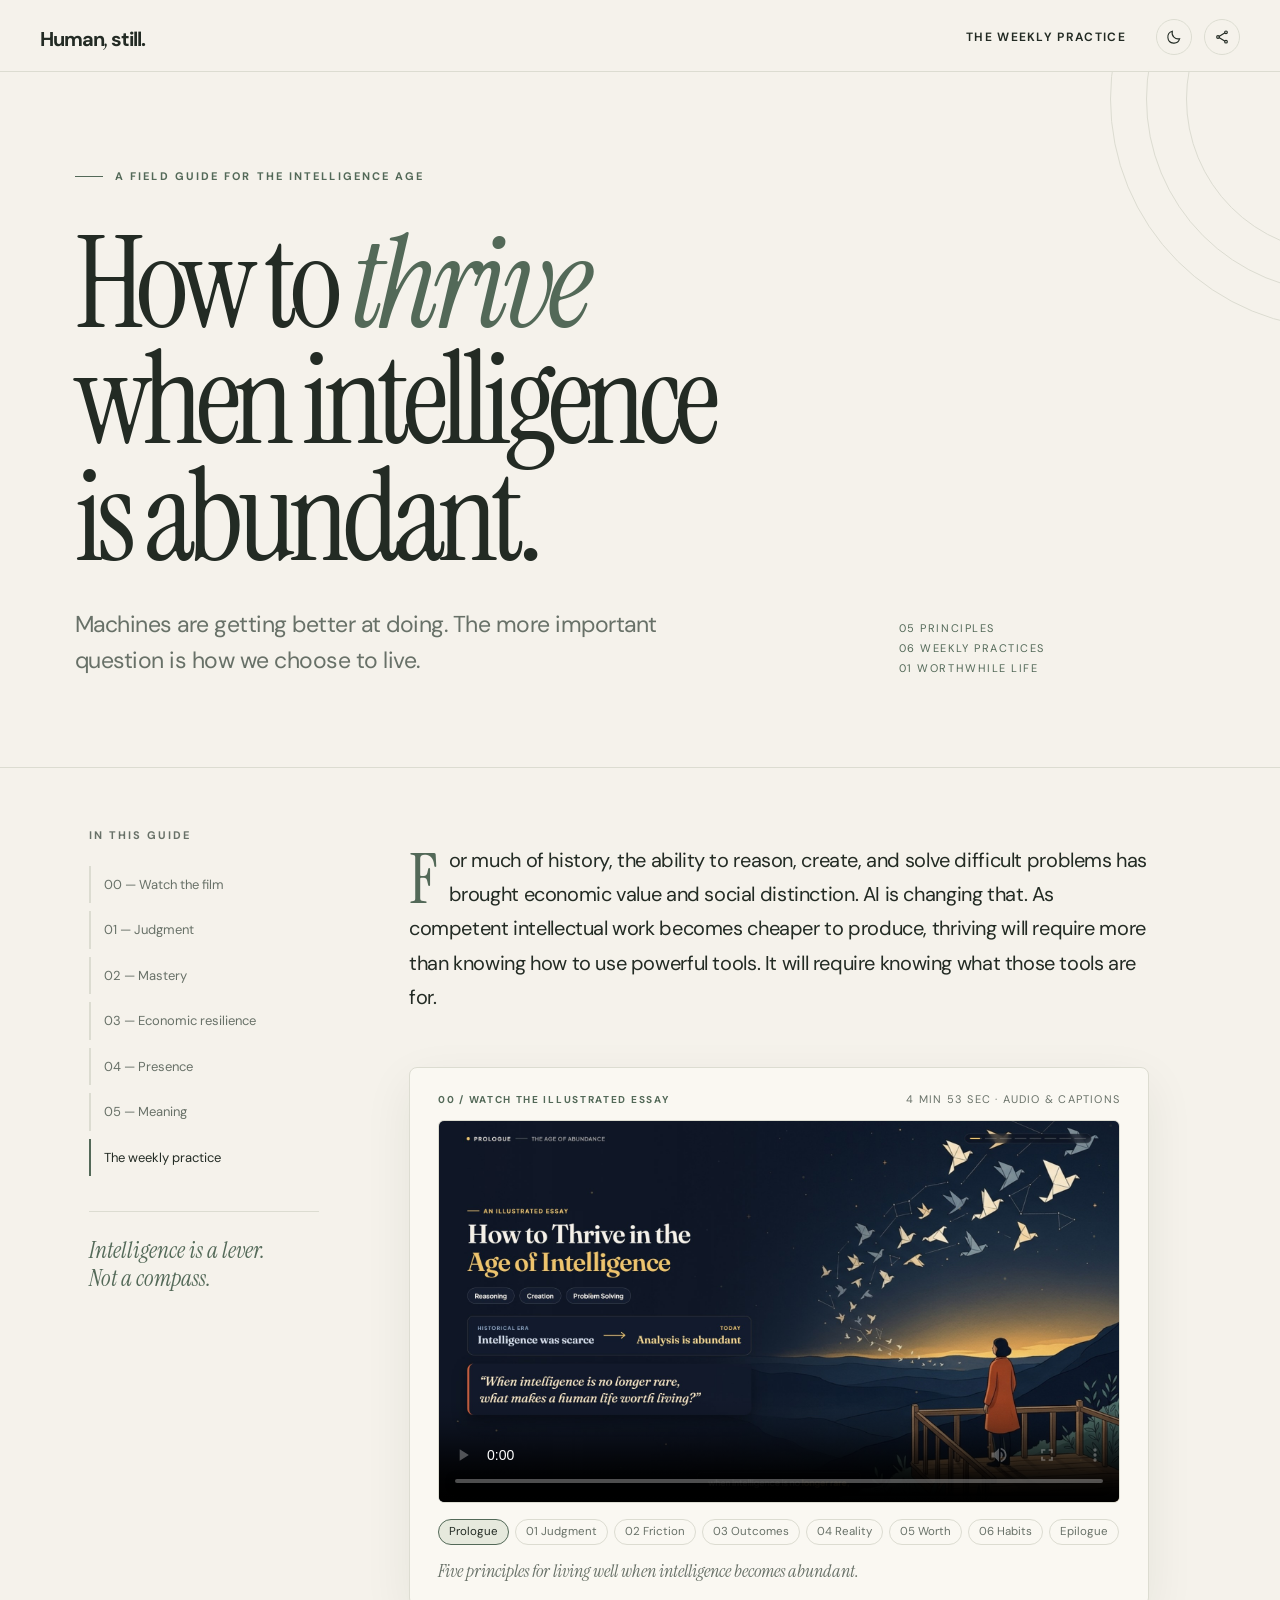
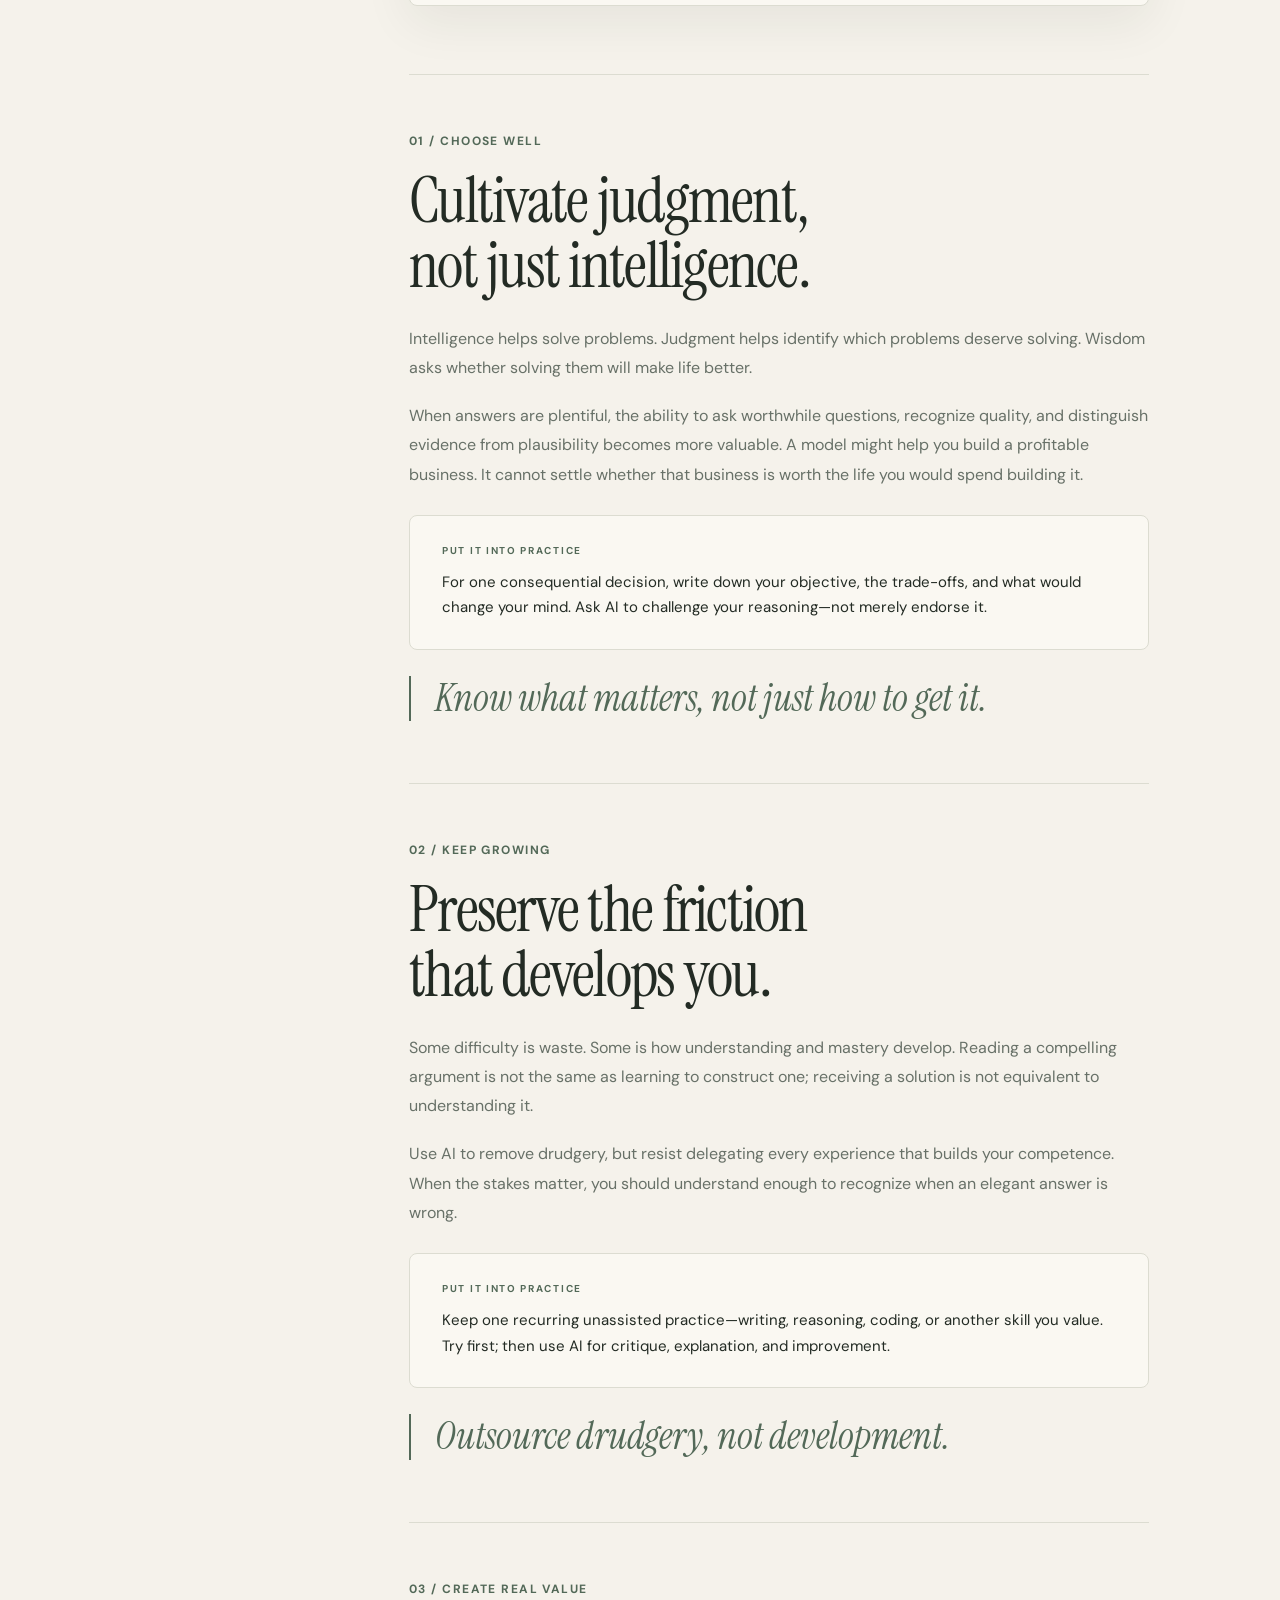
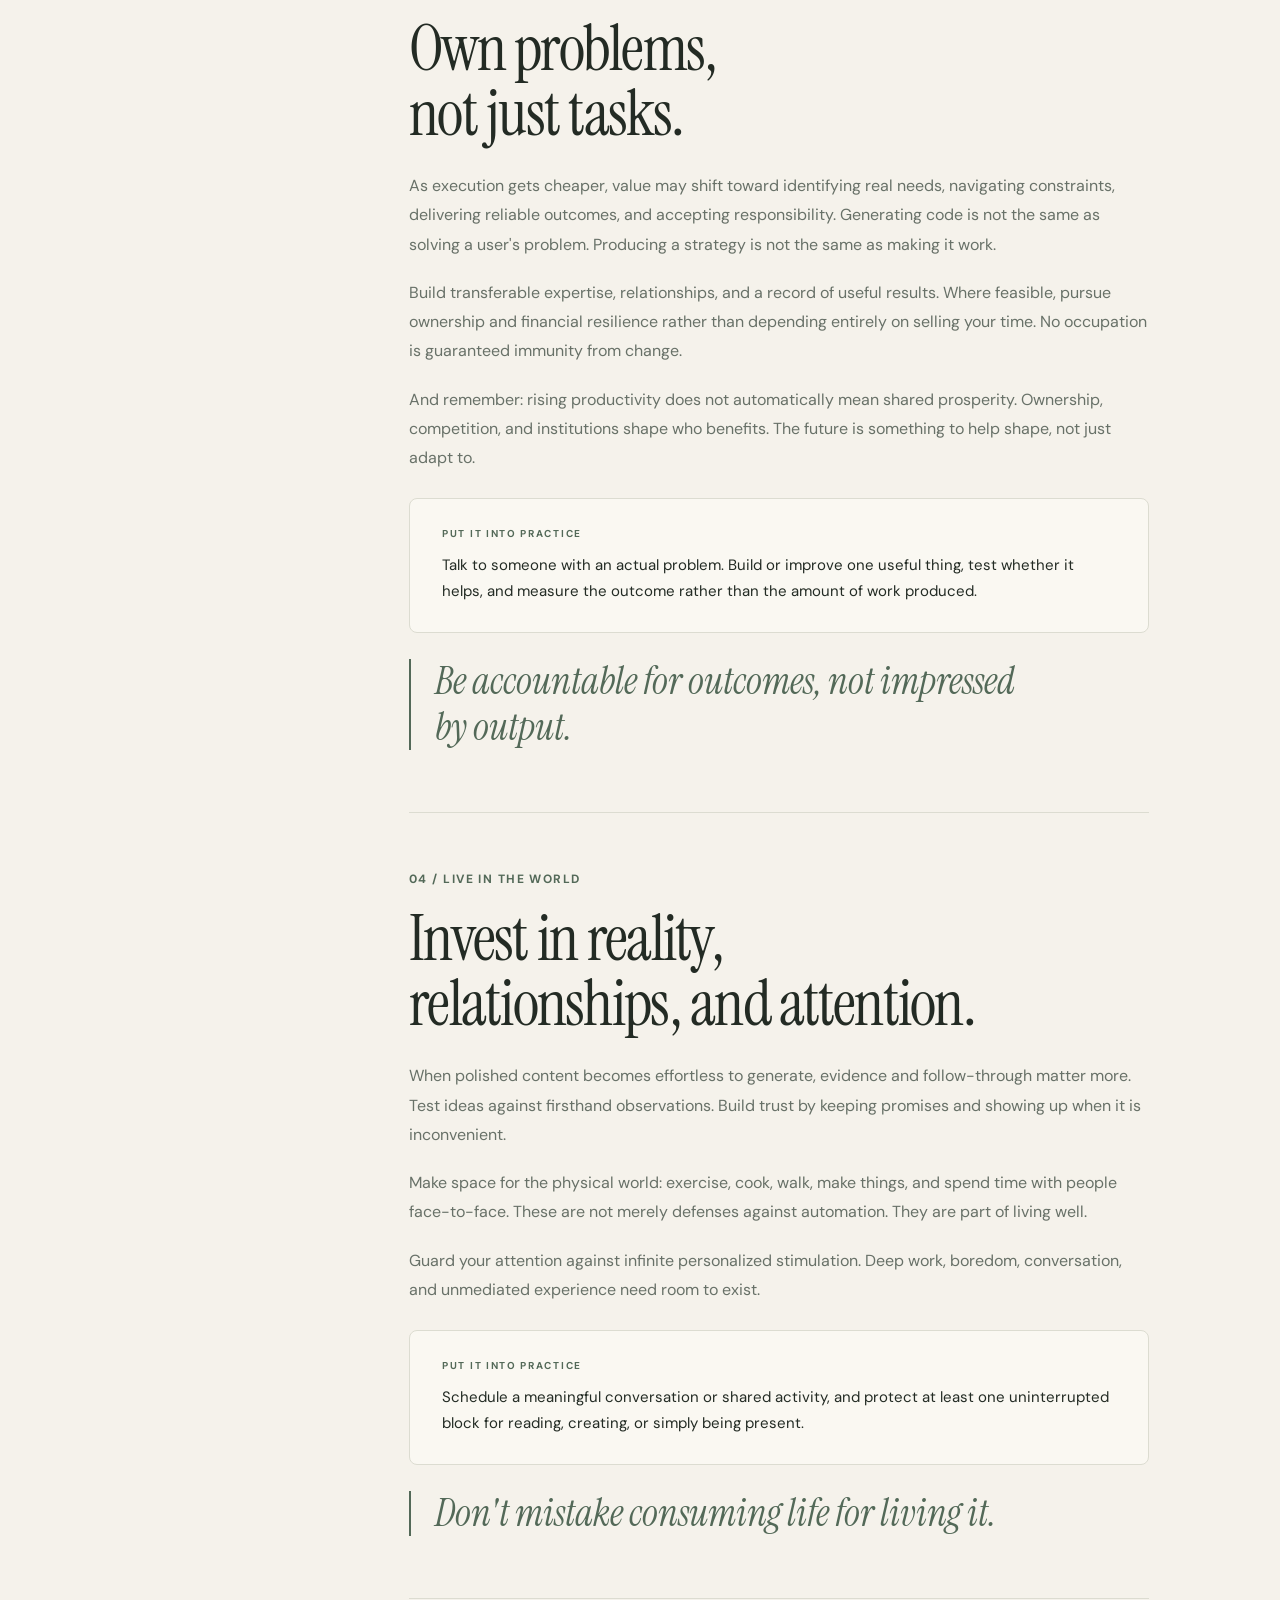
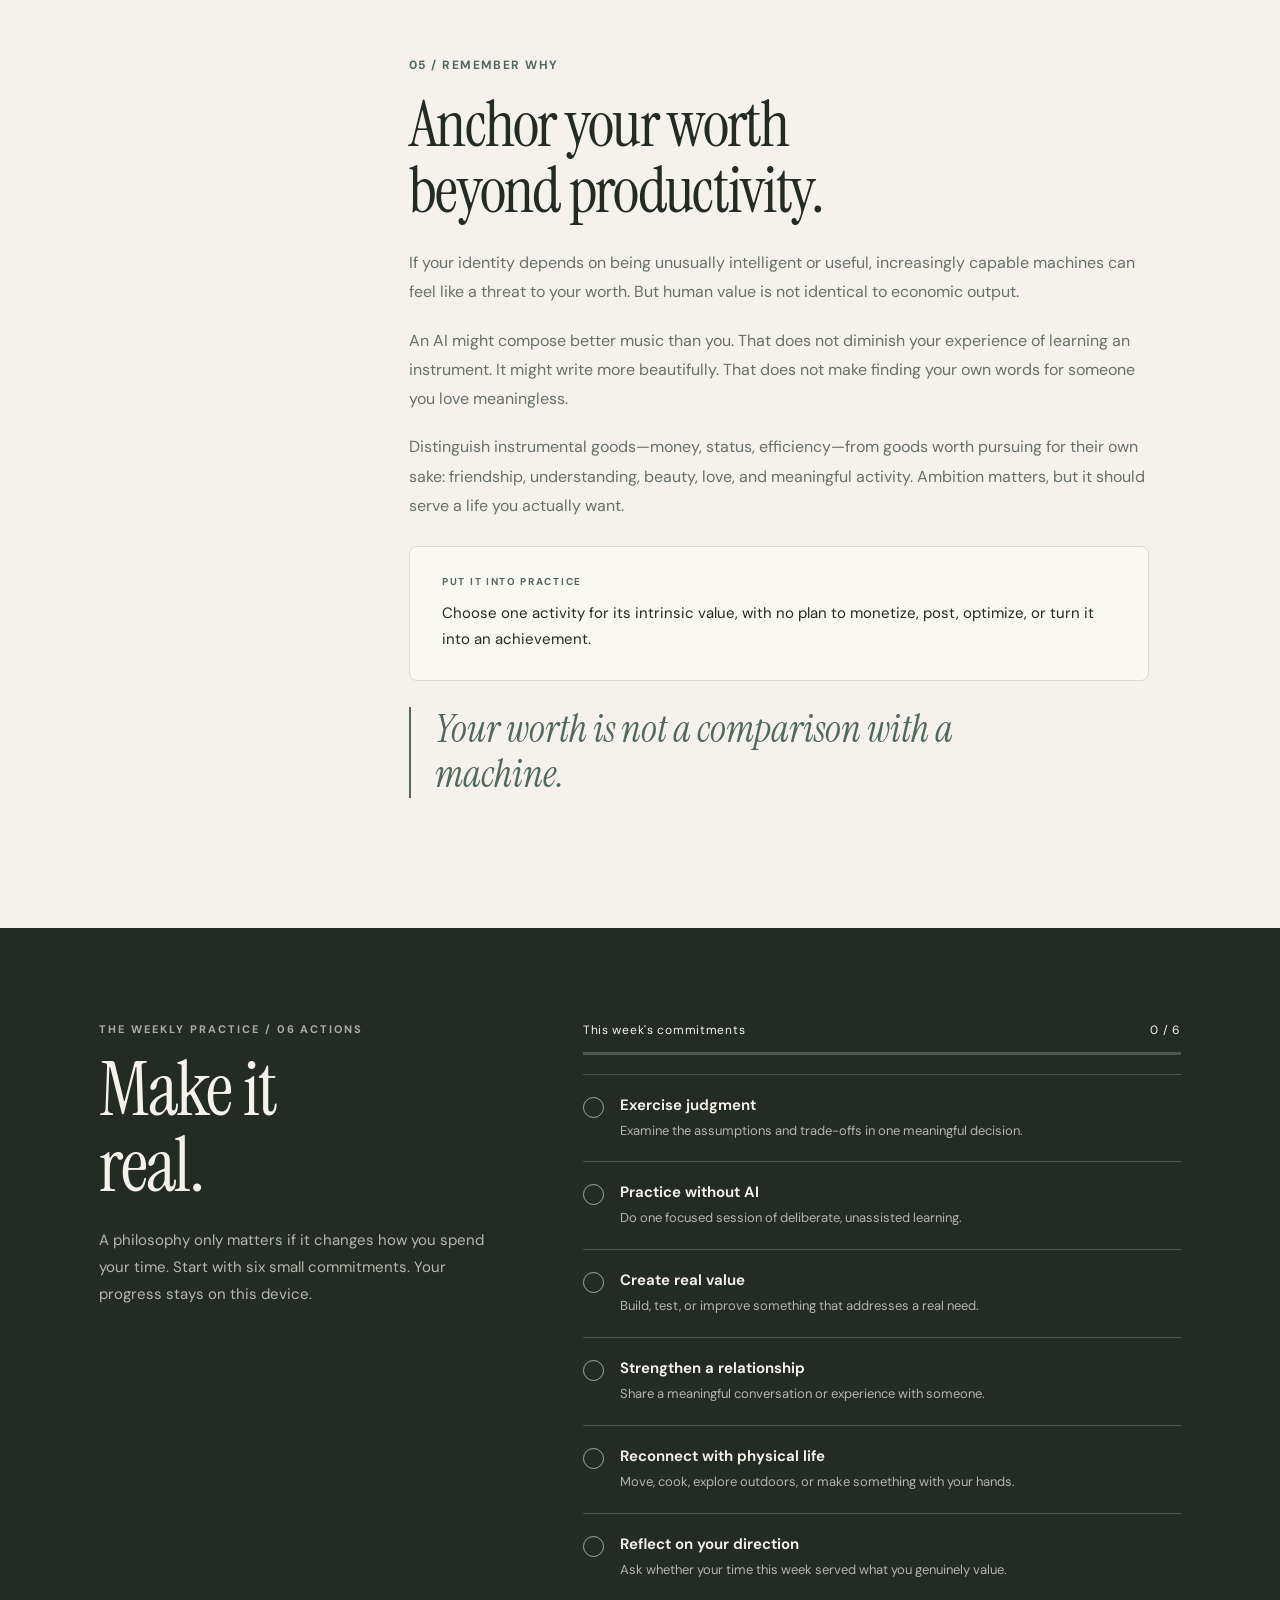
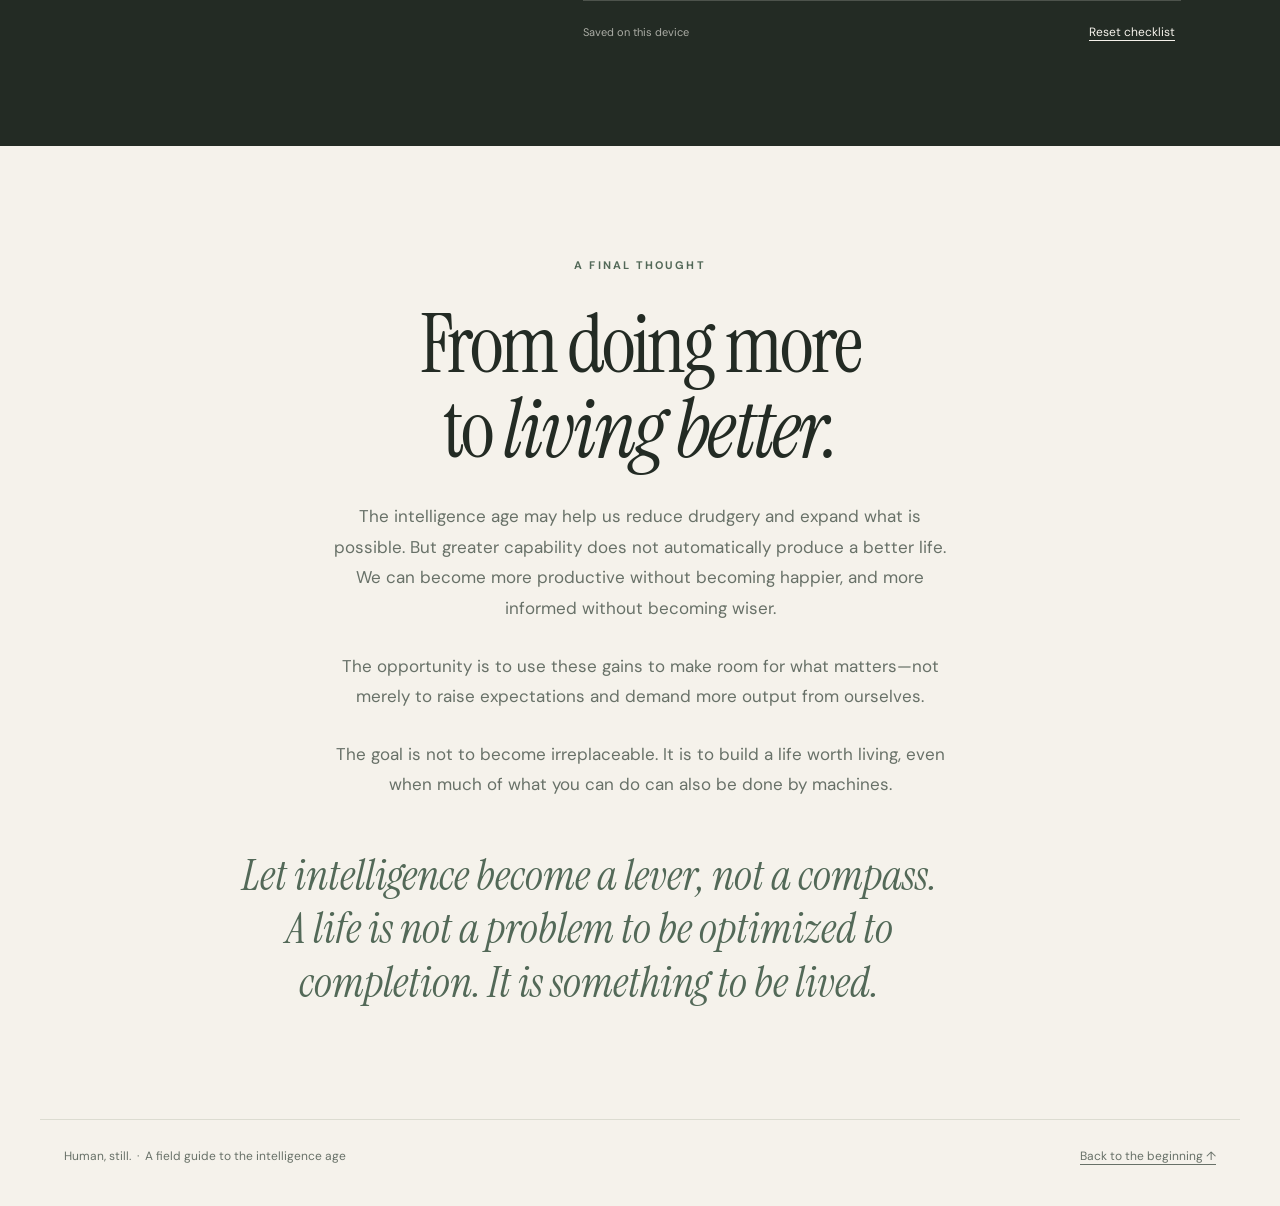
<file: intelligence-age/index.html>
<!doctype html>
<html lang="en">
<head>
<meta charset="utf-8">
<meta name="viewport" content="width=device-width, initial-scale=1">
<meta name="theme-color" content="#f5f2eb">
<meta name="description" content="A practical guide to judgment, mastery, economic resilience, relationships and meaning in the age of AI.">
<meta property="og:title" content="How to Thrive in the Age of Intelligence">
<meta property="og:description" content="A field guide for living well when intelligence becomes abundant.">
<meta property="og:type" content="article">
<title>How to Thrive in the Age of Intelligence — A Field Guide</title>
<link rel="preconnect" href="https://fonts.googleapis.com">
<link rel="preconnect" href="https://fonts.gstatic.com" crossorigin>
<link href="https://fonts.googleapis.com/css2?family=DM+Sans:wght@400;450;500;550;600;650;700&family=Instrument+Serif:ital@0;1&display=swap" rel="stylesheet">
<style>
:root{--bg:#f5f2eb;--paper:#faf8f2;--ink:#232b24;--muted:#687168;--line:#dcdcd1;--accent:#536958;--soft:#e6e9dd;--card:#edece3;--shadow:0 16px 50px rgba(31,39,32,.07);color-scheme:light}
*{box-sizing:border-box}html{scroll-behavior:smooth;scroll-padding-top:78px}body{margin:0;background:var(--bg);color:var(--ink);font-family:'DM Sans',system-ui,sans-serif;-webkit-font-smoothing:antialiased}body.dark{--bg:#181e1a;--paper:#202822;--ink:#ebede4;--muted:#a6b1a5;--line:#3b483d;--accent:#b6caaa;--soft:#2a382d;--card:#242e27;--shadow:0 16px 50px rgba(0,0,0,.18);color-scheme:dark}
button,a{-webkit-tap-highlight-color:transparent}button{font:inherit}a{color:inherit}button:focus-visible,a:focus-visible,input:focus-visible{outline:3px solid #91a994;outline-offset:4px}::selection{background:#c3d4b7;color:#152319}
.progress-track{height:3px;position:fixed;top:0;left:0;right:0;z-index:30;background:transparent}.progress-bar{height:100%;width:0;background:var(--accent);transition:width .08s linear}
.topbar{height:69px;display:flex;align-items:center;justify-content:space-between;border-bottom:1px solid var(--line);position:sticky;top:3px;z-index:20;background:color-mix(in srgb,var(--bg) 92%,transparent);backdrop-filter:blur(18px);padding:0 max(28px,calc((100vw - 1200px)/2))}
.wordmark{font-weight:700;letter-spacing:-.055em;font-size:20px;text-decoration:none}.wordmark em{font-family:'Instrument Serif',serif;font-weight:400;font-size:24px}.top-actions{display:flex;align-items:center;gap:12px}.top-link{font-size:12px;text-transform:uppercase;letter-spacing:.11em;text-decoration:none;font-weight:650;margin-right:18px}.icon-button{height:36px;width:36px;display:grid;place-items:center;border:1px solid var(--line);border-radius:50%;background:transparent;color:var(--ink);cursor:pointer;transition:background .2s}.icon-button:hover{background:var(--soft)}.icon-button svg{width:16px;height:16px}
.hero{position:relative;overflow:hidden;padding:100px 24px 88px;border-bottom:1px solid var(--line)}.hero-inner{max-width:1130px;margin:auto;position:relative}.eyebrow{display:flex;align-items:center;gap:12px;text-transform:uppercase;letter-spacing:.19em;font-size:11px;font-weight:700;color:var(--accent)}.eyebrow:before{content:'';width:28px;height:1px;background:var(--accent)}h1,h2,h3,p{margin-top:0}h1,.serif{font-family:'Instrument Serif',Georgia,serif;font-weight:400}h1{font-size:clamp(70px,10vw,144px);letter-spacing:-.055em;line-height:.91;max-width:1000px;margin:43px 0 32px}h1 em{color:var(--accent);font-weight:400}.hero-row{display:flex;gap:60px;justify-content:space-between;align-items:end;max-width:970px}.dek{font-size:clamp(18px,2vw,23px);line-height:1.55;max-width:650px;color:var(--muted);letter-spacing:-.022em;margin:0}.hero-label{font-size:11px;line-height:1.8;text-transform:uppercase;letter-spacing:.14em;color:var(--accent);white-space:nowrap}.orb{position:absolute;border:1px solid var(--line);border-radius:50%;width:460px;height:460px;right:-290px;top:-200px;pointer-events:none}.orb:before,.orb:after{content:'';position:absolute;border:1px solid var(--line);border-radius:50%;inset:35px}.orb:after{inset:75px}
.layout{display:grid;grid-template-columns:230px minmax(0,740px);gap:90px;max-width:1150px;margin:0 auto;padding:0 24px}.sidebar{padding-top:60px}.sticky{position:sticky;top:120px}.side-caption{font-size:11px;text-transform:uppercase;letter-spacing:.18em;color:var(--muted);font-weight:700;margin-bottom:24px}.toc{display:grid;gap:8px}.toc a{font-size:13px;padding:9px 0 9px 13px;color:var(--muted);text-decoration:none;border-left:2px solid var(--line);line-height:1.5;transition:all .2s}.toc a:hover,.toc a.active{border-color:var(--accent);color:var(--ink)}.side-note{border-top:1px solid var(--line);margin-top:35px;padding-top:25px;font:italic 23px/1.2 'Instrument Serif',serif;color:var(--accent)}
.article{padding-top:75px}.intro{font-size:20px;line-height:1.72;letter-spacing:-.019em;color:var(--ink);margin-bottom:52px}.intro:first-letter{font:70px/.8 'Instrument Serif',serif;float:left;margin:9px 11px 0 0;color:var(--accent)}.article-section{padding:58px 0 62px;border-top:1px solid var(--line)}.section-index{font-size:12px;letter-spacing:.12em;color:var(--accent);font-weight:700;margin-bottom:19px}.article-section h2{font:400 clamp(44px,5vw,64px)/1.02 'Instrument Serif',serif;letter-spacing:-.027em;max-width:680px;margin-bottom:25px}.article-section p{font-size:16px;line-height:1.83;color:var(--muted);margin-bottom:19px}.article-section strong{color:var(--ink);font-weight:650}.principle{font:italic clamp(27px,3vw,38px)/1.19 'Instrument Serif',serif;color:var(--accent);margin-top:26px;border-left:2px solid var(--accent);padding-left:24px;max-width:610px}
.film-card{background:var(--paper);border:1px solid var(--line);border-radius:8px;padding:24px 28px 22px;margin:0 0 68px;box-shadow:var(--shadow)}.film-head{display:flex;align-items:baseline;justify-content:space-between;gap:16px;margin-bottom:14px}.film-label{font-size:10px;letter-spacing:.17em;text-transform:uppercase;font-weight:700;color:var(--accent)}.film-meta{font-size:11px;letter-spacing:.11em;text-transform:uppercase;color:var(--muted)}.film-frame{position:relative;width:100%;aspect-ratio:16/9;border-radius:6px;overflow:hidden;border:1px solid var(--line);background:var(--card)}.film-frame video{display:block;width:100%;height:100%;object-fit:cover;background:#121a2a}.film-chapters{display:flex;flex-wrap:wrap;gap:6px;margin-top:16px}.film-chap{font-size:11.5px;color:var(--muted);background:transparent;border:1px solid var(--line);border-radius:999px;padding:4px 10px;cursor:pointer;line-height:1.35;white-space:nowrap;transition:background .18s,color .18s,border-color .18s}.film-chap:hover,.film-chap.active{background:var(--soft);color:var(--ink);border-color:var(--accent)}.film-caption{margin:14px 0 0;font:italic 18px/1.35 'Instrument Serif',Georgia,serif;color:var(--muted)}
.practice{background:var(--paper);border:1px solid var(--line);border-radius:8px;padding:28px 32px;margin-top:26px}.practice-label{font-size:10px;letter-spacing:.17em;text-transform:uppercase;font-weight:700;color:var(--accent);margin-bottom:13px}.practice p{font-size:15px;margin:0;color:var(--ink);line-height:1.7}
.checklist-band{background:var(--ink);color:var(--bg);margin-top:68px}.checklist-wrap{max-width:1130px;margin:auto;padding:94px 24px 105px;display:grid;grid-template-columns:.8fr 1.2fr;gap:85px}.checklist-wrap h2{font:400 clamp(50px,6vw,76px)/1 'Instrument Serif',serif;letter-spacing:-.025em;margin:16px 0 23px}.checklist-wrap p{color:color-mix(in srgb,var(--bg) 70%,transparent);font-size:15px;line-height:1.8}.week-tag{font-size:11px;text-transform:uppercase;letter-spacing:.18em;color:color-mix(in srgb,var(--bg) 65%,transparent);font-weight:700}.meter-row{display:flex;align-items:center;justify-content:space-between;font-size:12px;letter-spacing:.06em;margin-bottom:14px}.meter{height:3px;background:color-mix(in srgb,var(--bg) 22%,transparent);margin-bottom:19px}.meter-fill{height:100%;width:0;background:#cbd8bd;transition:width .25s}.task{display:flex;gap:16px;padding:20px 0;border-bottom:1px solid color-mix(in srgb,var(--bg) 20%,transparent);cursor:pointer}.task:first-of-type{border-top:1px solid color-mix(in srgb,var(--bg) 20%,transparent)}.task input{appearance:none;width:21px;height:21px;flex-shrink:0;border:1px solid color-mix(in srgb,var(--bg) 60%,transparent);border-radius:50%;margin:2px 0 0;cursor:pointer;display:grid;place-items:center}.task input:checked{background:#cbd8bd;border-color:#cbd8bd}.task input:checked:after{content:'✓';color:#1c291d;font-size:13px;font-weight:bold}.task-title{display:block;font-size:15px;font-weight:650;margin-bottom:6px}.task-desc{display:block;color:color-mix(in srgb,var(--bg) 69%,transparent);font-size:13px;line-height:1.6}.task:has(input:checked) .task-title{text-decoration:line-through;text-decoration-thickness:1px;opacity:.65}.check-actions{display:flex;justify-content:space-between;gap:15px;align-items:center;margin-top:22px}.check-actions small{font-size:11px;color:color-mix(in srgb,var(--bg) 65%,transparent)}.text-btn{color:inherit;background:none;border:0;text-decoration:underline;text-underline-offset:4px;font-size:12px;cursor:pointer}
.closing{max-width:860px;margin:auto;padding:112px 24px 110px;text-align:center}.closing .eyebrow{justify-content:center}.closing .eyebrow:before{display:none}.closing h2{font:400 clamp(46px,7vw,82px)/1.03 'Instrument Serif',serif;letter-spacing:-.033em;margin:30px 0}.closing p{color:var(--muted);font-size:17px;line-height:1.8;max-width:630px;margin:0 auto 27px}.closing .last{font:italic clamp(28px,3.8vw,43px)/1.24 'Instrument Serif',serif;color:var(--accent);max-width:710px;margin-top:49px}
footer{border-top:1px solid var(--line);max-width:1200px;margin:auto;padding:28px 24px 42px;display:flex;justify-content:space-between;gap:20px;align-items:center;color:var(--muted);font-size:12px}footer a{text-underline-offset:4px}
@media(max-width:950px){.layout{display:block;max-width:790px}.sidebar{display:none}.article{padding-top:58px}.hero{padding-top:85px}.hero-row{align-items:start}.hero-label{display:none}.checklist-wrap{grid-template-columns:1fr;gap:32px;max-width:730px}.checklist-wrap h2{max-width:500px}}
@media(max-width:600px){.topbar{padding:0 21px;height:61px}.top-link{display:none}.hero{padding:78px 22px 65px}.hero h1{font-size:clamp(65px,14vw,89px);margin:35px 0 30px}.hero .dek{font-size:18px}.orb{width:340px;height:340px;right:-250px;top:-140px}.layout{padding:0 23px}.intro{font-size:18px;margin-bottom:36px}.film-card{padding:18px;margin-bottom:44px}.film-head{flex-direction:column;gap:4px}.film-chap{font-size:11px;padding:5px 10px}.article-section{padding:45px 0 51px}.article-section h2{font-size:47px}.article-section p{font-size:15px;line-height:1.82}.practice{padding:22px}.checklist-wrap{padding:77px 23px 85px}.closing{padding:90px 23px}.closing p{font-size:15px}footer{padding:26px 23px 35px;align-items:start;flex-direction:column}}
@media(prefers-reduced-motion:reduce){html{scroll-behavior:auto}*,*:before,*:after{transition:none!important;animation:none!important}}
@media print{.topbar,.progress-track,.sidebar,.check-actions,.icon-button,.film-card{display:none!important}.hero{padding:40px 0}.layout{display:block}.article-section{break-inside:avoid}.checklist-band{background:white;color:black}.checklist-wrap{display:block}.task-desc,.checklist-wrap p{color:#555}}
</style>
</head>
<body>
<div class="progress-track" aria-hidden="true"><div class="progress-bar" id="readingProgress"></div></div>
<header class="topbar"><a class="wordmark" href="#top" aria-label="Back to top">Human<em>,</em> still.</a><div class="top-actions"><a class="top-link" href="#practice">The weekly practice</a><button class="icon-button" id="themeToggle" aria-label="Toggle dark mode" title="Toggle dark mode"><svg viewBox="0 0 24 24" fill="none" stroke="currentColor" stroke-width="1.6" stroke-linecap="round"><path d="M20.5 14.5A9 9 0 0 1 9.5 3.5 9 9 0 1 0 20.5 14.5Z"/></svg></button><button class="icon-button" id="shareButton" aria-label="Share this page" title="Share this page"><svg viewBox="0 0 24 24" fill="none" stroke="currentColor" stroke-width="1.7" stroke-linecap="round" stroke-linejoin="round"><circle cx="18" cy="5" r="2"/><circle cx="6" cy="12" r="2"/><circle cx="18" cy="19" r="2"/><path d="m8 11 8-5M8 13l8 5"/></svg></button></div></header>
<main id="top">
<section class="hero"><div class="orb"></div><div class="hero-inner"><div class="eyebrow">A field guide for the intelligence age</div><h1>How to <em>thrive</em><br>when intelligence<br>is abundant.</h1><div class="hero-row"><p class="dek">Machines are getting better at doing. The more important question is how we choose to live.</p><div class="hero-label">05 principles<br>06 weekly practices<br>01 worthwhile life</div></div></div></section>
<div class="layout"><aside class="sidebar"><div class="sticky"><div class="side-caption">In this guide</div><nav class="toc" aria-label="Article sections"><a href="#film">00 — Watch the film</a><a href="#judgment">01 — Judgment</a><a href="#mastery">02 — Mastery</a><a href="#value">03 — Economic resilience</a><a href="#presence">04 — Presence</a><a href="#meaning">05 — Meaning</a><a href="#practice">The weekly practice</a></nav><div class="side-note">Intelligence is a lever.<br>Not a compass.</div></div></aside>
<article class="article"><p class="intro">For much of history, the ability to reason, create, and solve difficult problems has brought economic value and social distinction. AI is changing that. As competent intellectual work becomes cheaper to produce, thriving will require more than knowing how to use powerful tools. It will require knowing what those tools are for.</p>
<figure class="film-card" id="film"><div class="film-head"><span class="film-label">00 / Watch the illustrated essay</span><span class="film-meta">4 min 53 sec · Audio &amp; Captions</span></div><div class="film-frame"><video id="explainerVideo" controls preload="metadata" playsinline poster="./media/thrive-poster.jpg"><source src="./media/thrive-age-of-intelligence-web.mp4" type="video/mp4"></video></div><div class="film-chapters" aria-label="Video chapters"><button class="film-chap active" type="button" data-seek="0">Prologue</button><button class="film-chap" type="button" data-seek="30.33">01 Judgment</button><button class="film-chap" type="button" data-seek="60.63">02 Friction</button><button class="film-chap" type="button" data-seek="94.91">03 Outcomes</button><button class="film-chap" type="button" data-seek="127.96">04 Reality</button><button class="film-chap" type="button" data-seek="163.60">05 Worth</button><button class="film-chap" type="button" data-seek="207.29">06 Habits</button><button class="film-chap" type="button" data-seek="242.74">Epilogue</button></div><figcaption class="film-caption">Five principles for living well when intelligence becomes abundant.</figcaption></figure>
<section class="article-section" id="judgment"><div class="section-index">01 / CHOOSE WELL</div><h2>Cultivate judgment,<br>not just intelligence.</h2><p>Intelligence helps solve problems. Judgment helps identify which problems deserve solving. Wisdom asks whether solving them will make life better.</p><p>When answers are plentiful, the ability to ask worthwhile questions, recognize quality, and distinguish evidence from plausibility becomes more valuable. A model might help you build a profitable business. It cannot settle whether that business is worth the life you would spend building it.</p><div class="practice"><div class="practice-label">Put it into practice</div><p>For one consequential decision, write down your objective, the trade-offs, and what would change your mind. Ask AI to challenge your reasoning—not merely endorse it.</p></div><div class="principle">Know what matters, not just how to get it.</div></section>
<section class="article-section" id="mastery"><div class="section-index">02 / KEEP GROWING</div><h2>Preserve the friction<br>that develops you.</h2><p>Some difficulty is waste. Some is how understanding and mastery develop. Reading a compelling argument is not the same as learning to construct one; receiving a solution is not equivalent to understanding it.</p><p>Use AI to remove drudgery, but resist delegating every experience that builds your competence. When the stakes matter, you should understand enough to recognize when an elegant answer is wrong.</p><div class="practice"><div class="practice-label">Put it into practice</div><p>Keep one recurring unassisted practice—writing, reasoning, coding, or another skill you value. Try first; then use AI for critique, explanation, and improvement.</p></div><div class="principle">Outsource drudgery, not development.</div></section>
<section class="article-section" id="value"><div class="section-index">03 / CREATE REAL VALUE</div><h2>Own problems,<br>not just tasks.</h2><p>As execution gets cheaper, value may shift toward identifying real needs, navigating constraints, delivering reliable outcomes, and accepting responsibility. Generating code is not the same as solving a user's problem. Producing a strategy is not the same as making it work.</p><p>Build transferable expertise, relationships, and a record of useful results. Where feasible, pursue ownership and financial resilience rather than depending entirely on selling your time. No occupation is guaranteed immunity from change.</p><p>And remember: rising productivity does not automatically mean shared prosperity. Ownership, competition, and institutions shape who benefits. The future is something to help shape, not just adapt to.</p><div class="practice"><div class="practice-label">Put it into practice</div><p>Talk to someone with an actual problem. Build or improve one useful thing, test whether it helps, and measure the outcome rather than the amount of work produced.</p></div><div class="principle">Be accountable for outcomes, not impressed by output.</div></section>
<section class="article-section" id="presence"><div class="section-index">04 / LIVE IN THE WORLD</div><h2>Invest in reality,<br>relationships, and attention.</h2><p>When polished content becomes effortless to generate, evidence and follow-through matter more. Test ideas against firsthand observations. Build trust by keeping promises and showing up when it is inconvenient.</p><p>Make space for the physical world: exercise, cook, walk, make things, and spend time with people face-to-face. These are not merely defenses against automation. They are part of living well.</p><p>Guard your attention against infinite personalized stimulation. Deep work, boredom, conversation, and unmediated experience need room to exist.</p><div class="practice"><div class="practice-label">Put it into practice</div><p>Schedule a meaningful conversation or shared activity, and protect at least one uninterrupted block for reading, creating, or simply being present.</p></div><div class="principle">Don't mistake consuming life for living it.</div></section>
<section class="article-section" id="meaning"><div class="section-index">05 / REMEMBER WHY</div><h2>Anchor your worth<br>beyond productivity.</h2><p>If your identity depends on being unusually intelligent or useful, increasingly capable machines can feel like a threat to your worth. But human value is not identical to economic output.</p><p>An AI might compose better music than you. That does not diminish your experience of learning an instrument. It might write more beautifully. That does not make finding your own words for someone you love meaningless.</p><p>Distinguish instrumental goods—money, status, efficiency—from goods worth pursuing for their own sake: friendship, understanding, beauty, love, and meaningful activity. Ambition matters, but it should serve a life you actually want.</p><div class="practice"><div class="practice-label">Put it into practice</div><p>Choose one activity for its intrinsic value, with no plan to monetize, post, optimize, or turn it into an achievement.</p></div><div class="principle">Your worth is not a comparison with a machine.</div></section></article></div>
<section class="checklist-band" id="practice"><div class="checklist-wrap"><div><div class="week-tag">The weekly practice / 06 actions</div><h2>Make it<br>real.</h2><p>A philosophy only matters if it changes how you spend your time. Start with six small commitments. Your progress stays on this device.</p></div><div><div class="meter-row"><span>This week's commitments</span><span id="count">0 / 6</span></div><div class="meter" role="progressbar" aria-label="Weekly checklist progress" aria-valuemin="0" aria-valuemax="6" aria-valuenow="0" id="meter"><div class="meter-fill" id="meterFill"></div></div>
<label class="task"><input type="checkbox" data-task="0"><span><span class="task-title">Exercise judgment</span><span class="task-desc">Examine the assumptions and trade-offs in one meaningful decision.</span></span></label>
<label class="task"><input type="checkbox" data-task="1"><span><span class="task-title">Practice without AI</span><span class="task-desc">Do one focused session of deliberate, unassisted learning.</span></span></label>
<label class="task"><input type="checkbox" data-task="2"><span><span class="task-title">Create real value</span><span class="task-desc">Build, test, or improve something that addresses a real need.</span></span></label>
<label class="task"><input type="checkbox" data-task="3"><span><span class="task-title">Strengthen a relationship</span><span class="task-desc">Share a meaningful conversation or experience with someone.</span></span></label>
<label class="task"><input type="checkbox" data-task="4"><span><span class="task-title">Reconnect with physical life</span><span class="task-desc">Move, cook, explore outdoors, or make something with your hands.</span></span></label>
<label class="task"><input type="checkbox" data-task="5"><span><span class="task-title">Reflect on your direction</span><span class="task-desc">Ask whether your time this week served what you genuinely value.</span></span></label>
<div class="check-actions"><small id="savedLabel" aria-live="polite">Saved on this device</small><button class="text-btn" id="resetButton">Reset checklist</button></div></div></div></section>
<section class="closing"><div class="eyebrow">A final thought</div><h2>From doing more<br>to <em>living better.</em></h2><p>The intelligence age may help us reduce drudgery and expand what is possible. But greater capability does not automatically produce a better life. We can become more productive without becoming happier, and more informed without becoming wiser.</p><p>The opportunity is to use these gains to make room for what matters—not merely to raise expectations and demand more output from ourselves.</p><p>The goal is not to become irreplaceable. It is to build a life worth living, even when much of what you can do can also be done by machines.</p><div class="last">Let intelligence become a lever, not a compass.<br>A life is not a problem to be optimized to completion. It is something to be lived.</div></section>
</main>
<footer><span>Human, still. &nbsp;·&nbsp; A field guide to the intelligence age</span><a href="#top">Back to the beginning ↑</a></footer>
<script>
(function(){
const root=document.body;const themeBtn=document.getElementById('themeToggle');const shareBtn=document.getElementById('shareButton');
try{if(localStorage.getItem('human-still-theme')==='dark')root.classList.add('dark')}catch(e){}
themeBtn.addEventListener('click',()=>{root.classList.toggle('dark');try{localStorage.setItem('human-still-theme',root.classList.contains('dark')?'dark':'light')}catch(e){}});
shareBtn.addEventListener('click',async()=>{try{if(navigator.share){await navigator.share({title:document.title,url:location.href})}else{await navigator.clipboard.writeText(location.href);shareBtn.title='Link copied';shareBtn.setAttribute('aria-label','Link copied');setTimeout(()=>{shareBtn.title='Share this page';shareBtn.setAttribute('aria-label','Share this page')},2500)}}catch(e){}});
const boxes=[...document.querySelectorAll('[data-task]')];let saved=[];try{saved=JSON.parse(localStorage.getItem('human-still-checks')||'[]');if(!Array.isArray(saved))saved=[]}catch(e){}
boxes.forEach((b,i)=>{b.checked=saved.includes(i);b.addEventListener('change',save)});
function save(){let checked=boxes.flatMap((b,i)=>b.checked?[i]:[]);try{localStorage.setItem('human-still-checks',JSON.stringify(checked))}catch(e){}render()}
function render(){let n=boxes.filter(b=>b.checked).length;document.getElementById('count').textContent=n+' / 6';document.getElementById('meterFill').style.width=(n/6*100)+'%';document.getElementById('meter').setAttribute('aria-valuenow',n)}
document.getElementById('resetButton').addEventListener('click',()=>{boxes.forEach(b=>b.checked=false);save()});render();
let ticking=false;const updateScroll=()=>{const max=document.documentElement.scrollHeight-innerHeight;document.getElementById('readingProgress').style.width=(max>0?window.scrollY/max*100:0)+'%';ticking=false};window.addEventListener('scroll',()=>{if(!ticking){requestAnimationFrame(updateScroll);ticking=true}},{passive:true});updateScroll();
if('IntersectionObserver'in window){let links=[...document.querySelectorAll('.toc a')];let observer=new IntersectionObserver(entries=>{entries.forEach(entry=>{if(entry.isIntersecting){links.forEach(l=>l.classList.toggle('active',l.getAttribute('href')==='#'+entry.target.id))}})},{rootMargin:'-20% 0px -60% 0px'});document.querySelectorAll('#film,.article-section,#practice').forEach(s=>observer.observe(s))}
const vid=document.getElementById('explainerVideo');const chaps=[...document.querySelectorAll('.film-chap')];if(vid&&chaps.length){const syncChap=()=>{let idx=0;const t=vid.currentTime||0;chaps.forEach((b,i)=>{if(t>=Number(b.dataset.seek)-.25)idx=i});chaps.forEach((b,i)=>b.classList.toggle('active',i===idx))};chaps.forEach(b=>b.addEventListener('click',()=>{vid.currentTime=Number(b.dataset.seek);vid.play().catch(()=>{});syncChap()}));vid.addEventListener('timeupdate',syncChap)}
})();
</script>
</body></html>
</file>
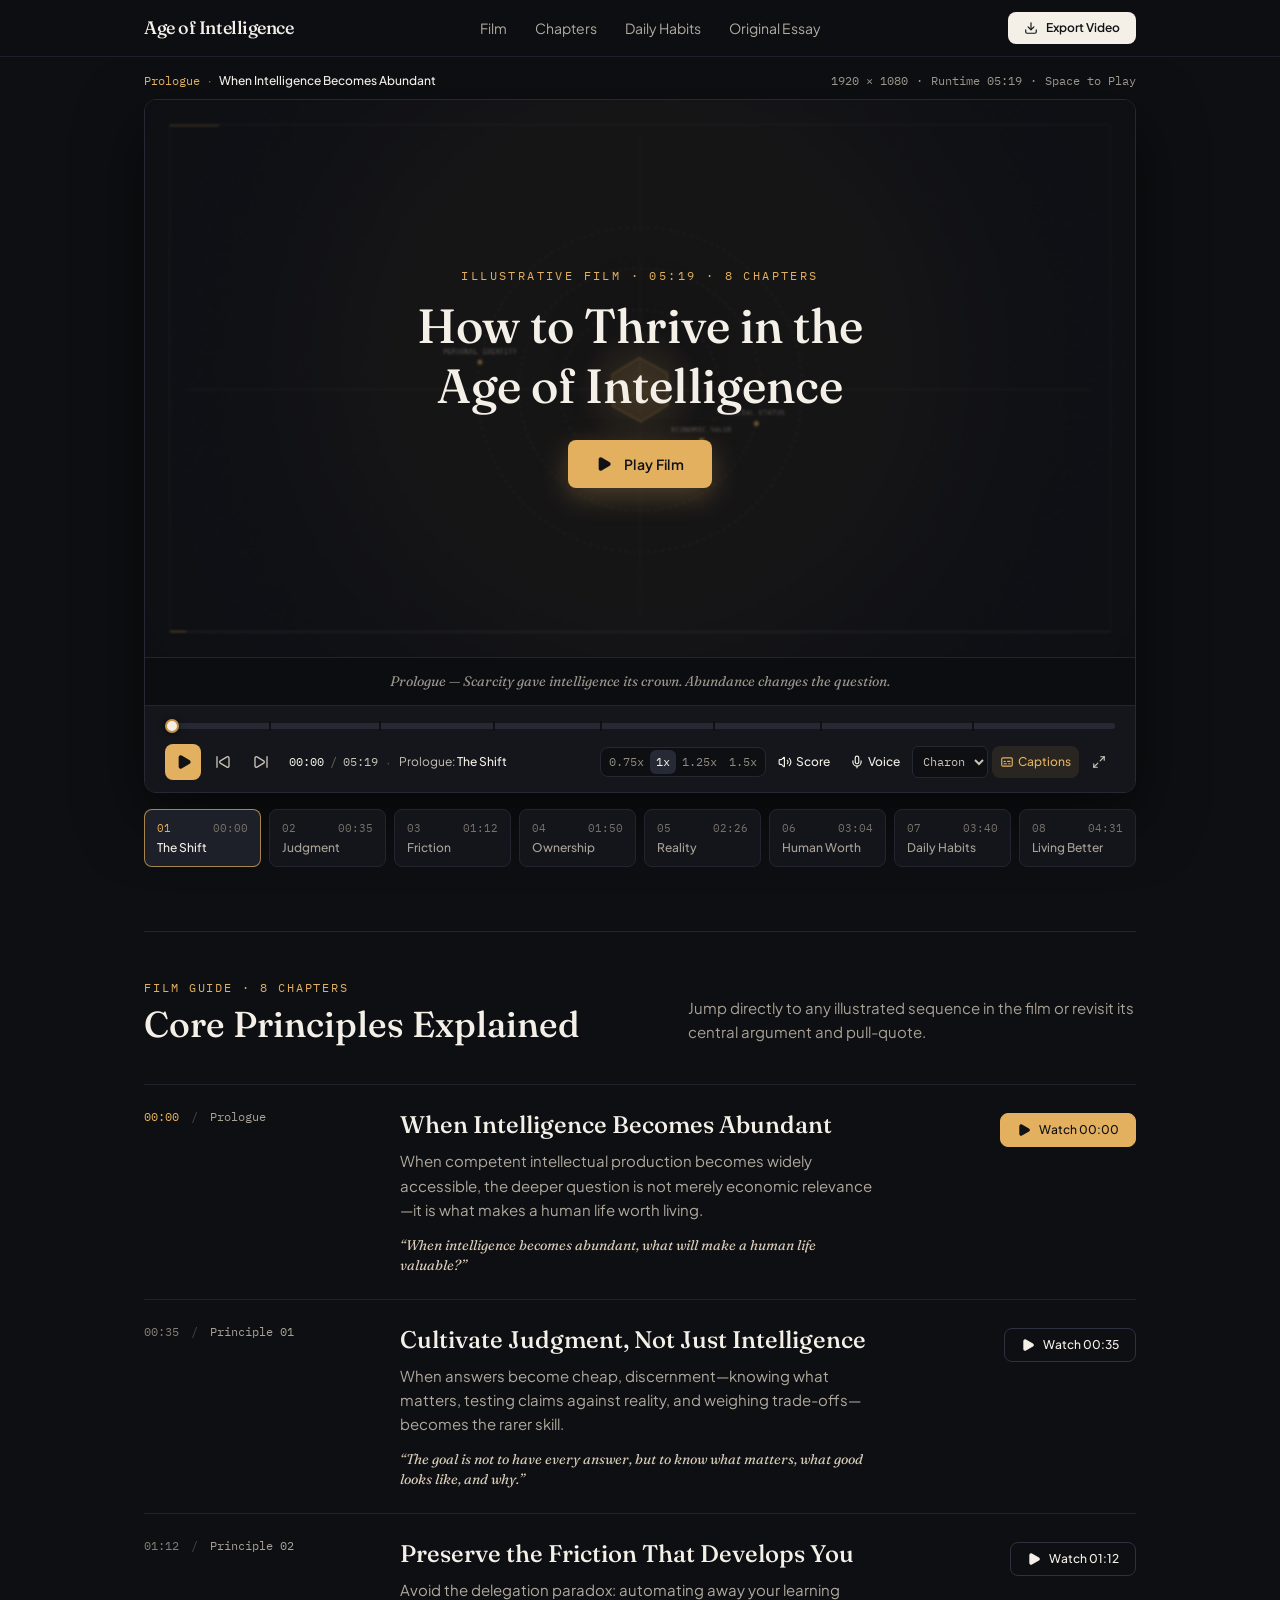
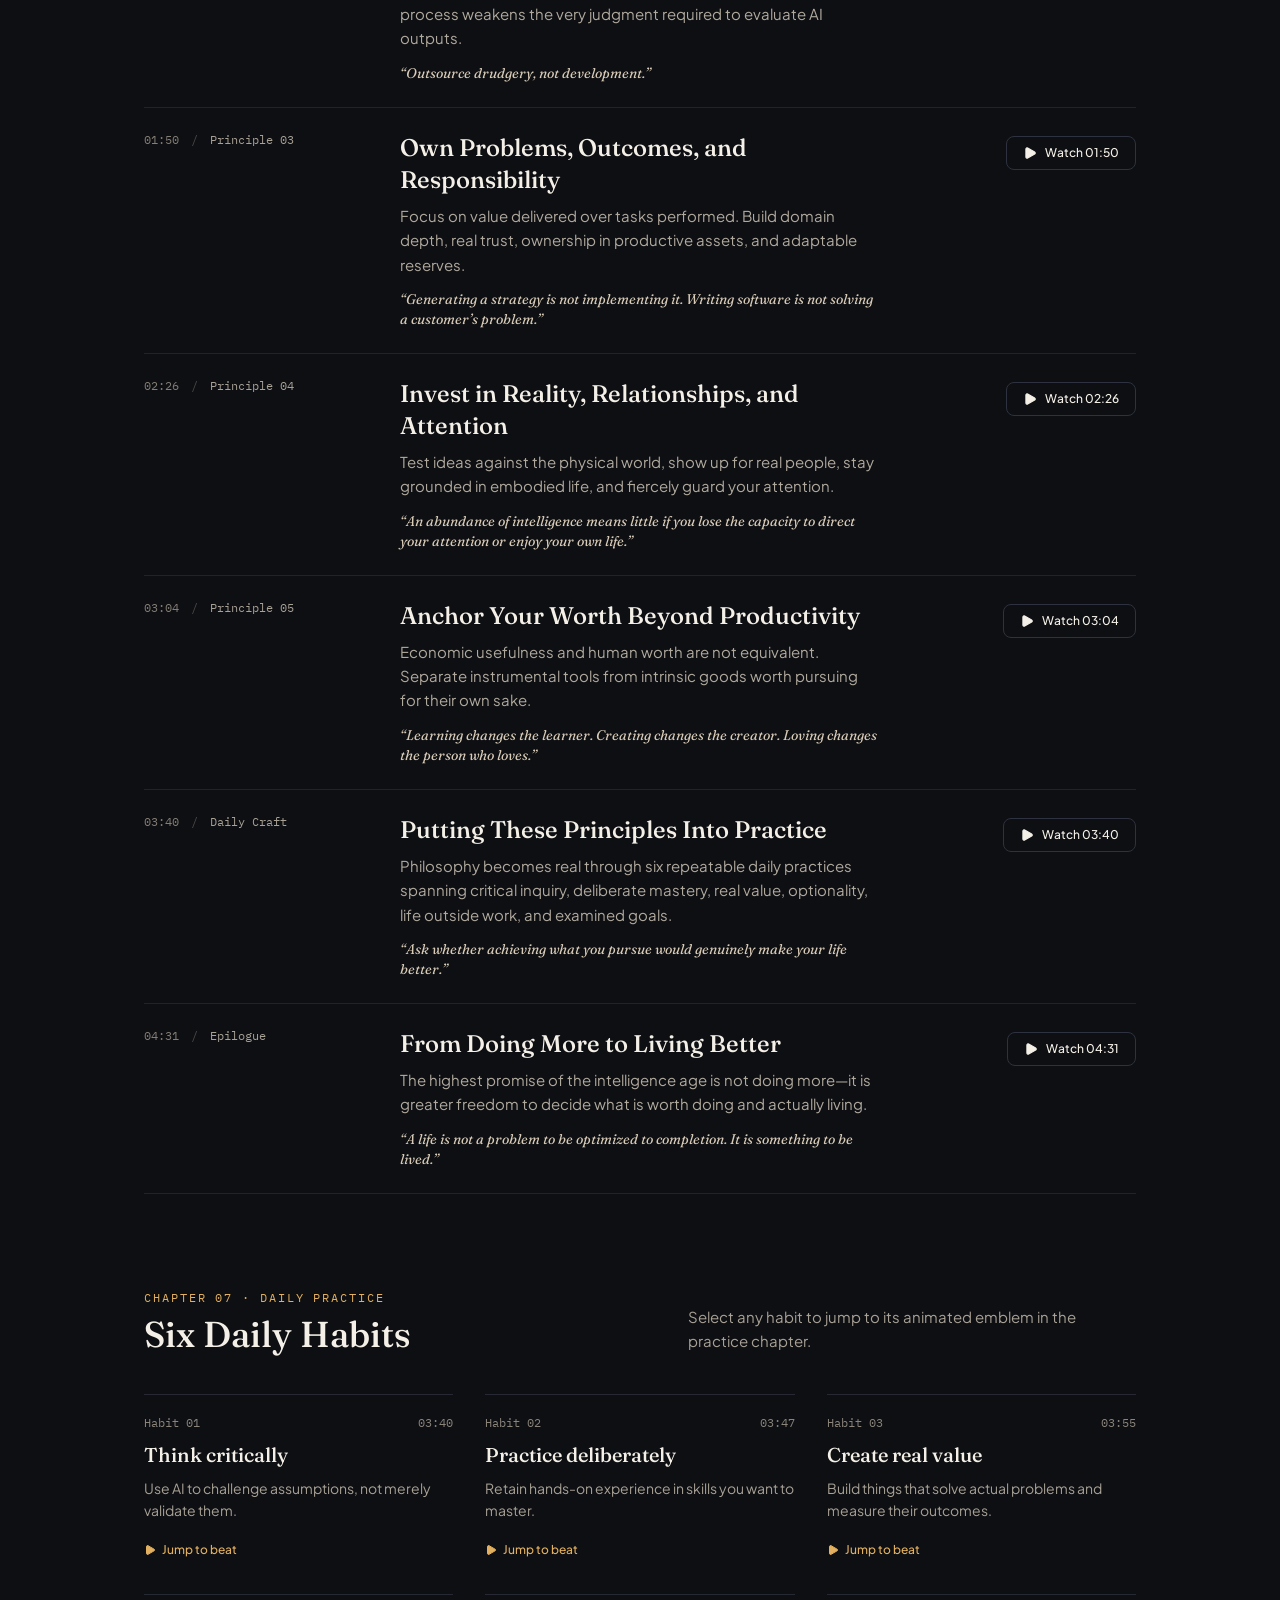
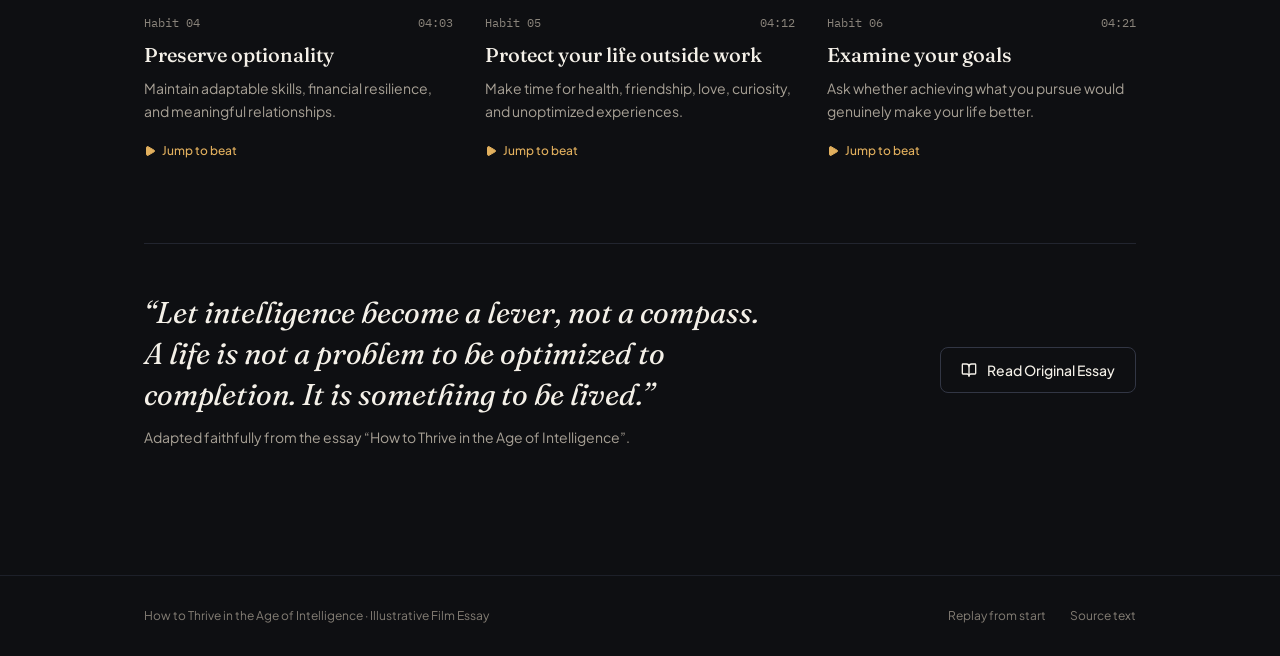
<file: lever-not-a-compass/index.html>
<!doctype html>
<html lang="en">
  <head>
    <meta charset="UTF-8" />
    <meta name="viewport" content="width=device-width, initial-scale=1.0" />
    <title>How to Thrive in the Age of Intelligence — Illustrative Film</title>
    <meta
      name="description"
      content="An animated illustrative explainer film exploring the principles of thriving in the Age of Intelligence: judgment, productive friction, ownership, reality, and human worth."
    />
    <meta property="og:title" content="How to Thrive in the Age of Intelligence — Illustrative Film" />
    <meta
      property="og:description"
      content="An animated illustrative explainer film exploring the principles of thriving in the Age of Intelligence: judgment, productive friction, ownership, reality, and human worth."
    />
    <meta property="og:type" content="website" />
    <meta name="twitter:card" content="summary_large_image" />
    <link rel="preconnect" href="https://fonts.googleapis.com" />
    <link rel="preconnect" href="https://fonts.gstatic.com" crossorigin />
    <link
      href="https://fonts.googleapis.com/css2?family=Fraunces:ital,opsz,wght@0,9..144,400;0,9..144,500;0,9..144,600;1,9..144,400;1,9..144,500&family=IBM+Plex+Mono:wght@400;500&family=Plus+Jakarta+Sans:wght@400;500;600;700&display=swap"
      rel="stylesheet"
    />
    <script type="module" crossorigin src="./assets/index-bMJa3lXm.js"></script>
    <link rel="stylesheet" crossorigin href="./assets/index-QisYhSKC.css">
  </head>
  <body class="bg-[#0E0F12] text-[#F4F0E8] antialiased selection:bg-[#C69244]/30 selection:text-[#F4F0E8]">
    <div id="root"></div>
  </body>
</html>
</file>
<file: lever-not-a-compass/assets/index-QisYhSKC.css>
/*! tailwindcss v4.3.5 | MIT License | https://tailwindcss.com */
@layer properties{@supports (((-webkit-hyphens:none)) and (not (margin-trim:block))) or ((-moz-orient:inline) and (not (color:rgb(from red r g b)))){*,:before,:after,::backdrop{--tw-translate-x:0;--tw-translate-y:0;--tw-translate-z:0;--tw-space-y-reverse:0;--tw-divide-y-reverse:0;--tw-border-style:solid;--tw-leading:initial;--tw-font-weight:initial;--tw-tracking:initial;--tw-ordinal:initial;--tw-slashed-zero:initial;--tw-numeric-figure:initial;--tw-numeric-spacing:initial;--tw-numeric-fraction:initial;--tw-shadow:0 0 #0000;--tw-shadow-color:initial;--tw-shadow-alpha:100%;--tw-inset-shadow:0 0 #0000;--tw-inset-shadow-color:initial;--tw-inset-shadow-alpha:100%;--tw-ring-color:initial;--tw-ring-shadow:0 0 #0000;--tw-inset-ring-color:initial;--tw-inset-ring-shadow:0 0 #0000;--tw-ring-inset:initial;--tw-ring-offset-width:0px;--tw-ring-offset-color:#fff;--tw-ring-offset-shadow:0 0 #0000;--tw-outline-style:solid;--tw-blur:initial;--tw-brightness:initial;--tw-contrast:initial;--tw-grayscale:initial;--tw-hue-rotate:initial;--tw-invert:initial;--tw-opacity:initial;--tw-saturate:initial;--tw-sepia:initial;--tw-drop-shadow:initial;--tw-drop-shadow-color:initial;--tw-drop-shadow-alpha:100%;--tw-drop-shadow-size:initial;--tw-backdrop-blur:initial;--tw-backdrop-brightness:initial;--tw-backdrop-contrast:initial;--tw-backdrop-grayscale:initial;--tw-backdrop-hue-rotate:initial;--tw-backdrop-invert:initial;--tw-backdrop-opacity:initial;--tw-backdrop-saturate:initial;--tw-backdrop-sepia:initial;--tw-duration:initial}}}@layer theme{:root,:host{--font-sans:"Plus Jakarta Sans", -apple-system, BlinkMacSystemFont, "Segoe UI", sans-serif;--font-serif:"Fraunces", Georgia, Cambria, "Times New Roman", Times, serif;--font-mono:"IBM Plex Mono", ui-monospace, SFMono-Regular, Menlo, monospace;--spacing:.25rem;--container-md:28rem;--container-xl:36rem;--container-2xl:42rem;--container-3xl:48rem;--text-xs:.75rem;--text-xs--line-height:calc(1 / .75);--text-sm:.875rem;--text-sm--line-height:calc(1.25 / .875);--text-lg:1.125rem;--text-lg--line-height:calc(1.75 / 1.125);--text-xl:1.25rem;--text-xl--line-height:calc(1.75 / 1.25);--text-2xl:1.5rem;--text-2xl--line-height:calc(2 / 1.5);--text-3xl:1.875rem;--text-3xl--line-height:calc(2.25 / 1.875);--text-4xl:2.25rem;--text-4xl--line-height:calc(2.5 / 2.25);--text-5xl:3rem;--text-5xl--line-height:1;--font-weight-medium:500;--font-weight-semibold:600;--tracking-tight:-.025em;--tracking-wide:.025em;--leading-tight:1.25;--leading-snug:1.375;--leading-relaxed:1.625;--radius-md:.375rem;--radius-lg:.5rem;--radius-xl:.75rem;--blur-xs:4px;--blur-sm:8px;--aspect-video:16 / 9;--default-transition-duration:.15s;--default-transition-timing-function:cubic-bezier(.4, 0, .2, 1);--default-font-family:var(--font-sans);--default-mono-font-family:var(--font-mono)}}@layer base{*,:after,:before,::backdrop{box-sizing:border-box;border:0 solid;margin:0;padding:0}::file-selector-button{box-sizing:border-box;border:0 solid;margin:0;padding:0}html,:host{-webkit-text-size-adjust:100%;tab-size:4;line-height:1.5;font-family:var(--default-font-family,-apple-system, BlinkMacSystemFont, "Segoe UI", Roboto, "Helvetica Neue", "Noto Sans", Arial, sans-serif, "Apple Color Emoji", "Segoe UI Emoji", "Segoe UI Symbol", "Noto Color Emoji");font-feature-settings:var(--default-font-feature-settings,normal);font-variation-settings:var(--default-font-variation-settings,normal);-webkit-tap-highlight-color:transparent}hr{height:0;color:inherit;border-top-width:1px}abbr:where([title]){-webkit-text-decoration:underline dotted;text-decoration:underline dotted}h1,h2,h3,h4,h5,h6{font-size:inherit;font-weight:inherit}a{color:inherit;-webkit-text-decoration:inherit;-webkit-text-decoration:inherit;-webkit-text-decoration:inherit;-webkit-text-decoration:inherit;text-decoration:inherit}b,strong{font-weight:bolder}code,kbd,samp,pre{font-family:var(--default-mono-font-family,ui-monospace, SFMono-Regular, Menlo, Monaco, Consolas, "Liberation Mono", "Courier New", monospace);font-feature-settings:var(--default-mono-font-feature-settings,normal);font-variation-settings:var(--default-mono-font-variation-settings,normal);font-size:1em}small{font-size:80%}sub,sup{vertical-align:baseline;font-size:75%;line-height:0;position:relative}sub{bottom:-.25em}sup{top:-.5em}table{text-indent:0;border-color:inherit;border-collapse:collapse}:-moz-focusring:where(:not(iframe)){outline:auto}progress{vertical-align:baseline}summary{display:list-item}ol,ul,menu{list-style:none}img,svg,video,canvas,audio,iframe,embed,object{vertical-align:middle;display:block}img,video{max-width:100%;height:auto}button,input,select,optgroup,textarea{font:inherit;font-feature-settings:inherit;font-variation-settings:inherit;letter-spacing:inherit;color:inherit;opacity:1;background-color:#0000;border-radius:0}::file-selector-button{font:inherit;font-feature-settings:inherit;font-variation-settings:inherit;letter-spacing:inherit;color:inherit;opacity:1;background-color:#0000;border-radius:0}:where(select:is([multiple],[size])) optgroup{font-weight:bolder}:where(select:is([multiple],[size])) optgroup option{padding-inline-start:20px}::file-selector-button{margin-inline-end:4px}::placeholder{opacity:1}@supports (not ((-webkit-appearance:-apple-pay-button))) or (contain-intrinsic-size:1px){::placeholder{color:currentColor}@supports (color:color-mix(in lab, red, red)){::placeholder{color:color-mix(in oklab, currentcolor 50%, transparent)}}}textarea{resize:vertical}::-webkit-search-decoration{-webkit-appearance:none}::-webkit-date-and-time-value{min-height:1lh;text-align:inherit}::-webkit-datetime-edit{display:inline-flex}::-webkit-datetime-edit-fields-wrapper{padding:0}::-webkit-datetime-edit{padding-block:0}::-webkit-datetime-edit-year-field{padding-block:0}::-webkit-datetime-edit-month-field{padding-block:0}::-webkit-datetime-edit-day-field{padding-block:0}::-webkit-datetime-edit-hour-field{padding-block:0}::-webkit-datetime-edit-minute-field{padding-block:0}::-webkit-datetime-edit-second-field{padding-block:0}::-webkit-datetime-edit-millisecond-field{padding-block:0}::-webkit-datetime-edit-meridiem-field{padding-block:0}::-webkit-calendar-picker-indicator{line-height:1}:-moz-ui-invalid{box-shadow:none}button,input:where([type=button],[type=reset],[type=submit]){appearance:button}::file-selector-button{appearance:button}::-webkit-inner-spin-button{height:auto}::-webkit-outer-spin-button{height:auto}[hidden]:where(:not([hidden=until-found])){display:none!important}html{scroll-behavior:smooth;font-family:var(--font-sans);color:#f4f0e8;background-color:#0e0f12}button:not(:disabled),[role=button]:not([aria-disabled=true]){cursor:pointer}}@layer components;@layer utilities{.pointer-events-none{pointer-events:none}.visible{visibility:visible}.absolute{position:absolute}.fixed{position:fixed}.relative{position:relative}.static{position:static}.sticky{position:sticky}.inset-0{inset:0}.top-0{top:0}.top-1\/2{top:50%}.z-30{z-index:30}.z-50{z-index:50}.container{width:100%}@media (width>=40rem){.container{max-width:40rem}}@media (width>=48rem){.container{max-width:48rem}}@media (width>=64rem){.container{max-width:64rem}}@media (width>=80rem){.container{max-width:80rem}}@media (width>=96rem){.container{max-width:96rem}}.mx-auto{margin-inline:auto}.mt-0\.5{margin-top:calc(var(--spacing) * .5)}.mt-1{margin-top:var(--spacing)}.mt-4{margin-top:calc(var(--spacing) * 4)}.mt-16{margin-top:calc(var(--spacing) * 16)}.mb-1{margin-bottom:var(--spacing)}.mb-2{margin-bottom:calc(var(--spacing) * 2)}.mb-2\.5{margin-bottom:calc(var(--spacing) * 2.5)}.mb-3{margin-bottom:calc(var(--spacing) * 3)}.mb-6{margin-bottom:calc(var(--spacing) * 6)}.mb-10{margin-bottom:calc(var(--spacing) * 10)}.ml-0\.5{margin-left:calc(var(--spacing) * .5)}.block{display:block}.contents{display:contents}.flex{display:flex}.grid{display:grid}.hidden{display:none}.inline-flex{display:inline-flex}.table{display:table}.aspect-video{aspect-ratio:var(--aspect-video)}.h-1\.5{height:calc(var(--spacing) * 1.5)}.h-2{height:calc(var(--spacing) * 2)}.h-2\.5{height:calc(var(--spacing) * 2.5)}.h-3{height:calc(var(--spacing) * 3)}.h-3\.5{height:calc(var(--spacing) * 3.5)}.h-4{height:calc(var(--spacing) * 4)}.h-5{height:calc(var(--spacing) * 5)}.h-8{height:calc(var(--spacing) * 8)}.h-9{height:calc(var(--spacing) * 9)}.h-10{height:calc(var(--spacing) * 10)}.h-14{height:calc(var(--spacing) * 14)}.h-full{height:100%}.max-h-\[88vh\]{max-height:88vh}.min-h-\[48px\]{min-height:48px}.min-h-screen{min-height:100vh}.w-3{width:calc(var(--spacing) * 3)}.w-3\.5{width:calc(var(--spacing) * 3.5)}.w-4{width:calc(var(--spacing) * 4)}.w-5{width:calc(var(--spacing) * 5)}.w-8{width:calc(var(--spacing) * 8)}.w-9{width:calc(var(--spacing) * 9)}.w-10{width:calc(var(--spacing) * 10)}.w-\[2px\]{width:2px}.w-full{width:100%}.max-w-2xl{max-width:var(--container-2xl)}.max-w-3xl{max-width:var(--container-3xl)}.max-w-\[180px\]{max-width:180px}.max-w-\[1040px\]{max-width:1040px}.max-w-md{max-width:var(--container-md)}.max-w-xl{max-width:var(--container-xl)}.min-w-0{min-width:0}.flex-1{flex:1}.shrink-0{flex-shrink:0}.-translate-y-1\/2{--tw-translate-y:calc(calc(1 / 2 * 100%) * -1);translate:var(--tw-translate-x) var(--tw-translate-y)}.cursor-pointer{cursor:pointer}.grid-cols-1{grid-template-columns:repeat(1,minmax(0,1fr))}.grid-cols-2{grid-template-columns:repeat(2,minmax(0,1fr))}.flex-col{flex-direction:column}.flex-wrap{flex-wrap:wrap}.items-baseline{align-items:baseline}.items-center{align-items:center}.items-start{align-items:flex-start}.justify-between{justify-content:space-between}.justify-center{justify-content:center}.justify-end{justify-content:flex-end}.gap-1{gap:var(--spacing)}.gap-1\.5{gap:calc(var(--spacing) * 1.5)}.gap-2{gap:calc(var(--spacing) * 2)}.gap-2\.5{gap:calc(var(--spacing) * 2.5)}.gap-3{gap:calc(var(--spacing) * 3)}.gap-4{gap:calc(var(--spacing) * 4)}.gap-6{gap:calc(var(--spacing) * 6)}.gap-7{gap:calc(var(--spacing) * 7)}.gap-8{gap:calc(var(--spacing) * 8)}:where(.space-y-2>:not(:last-child)){--tw-space-y-reverse:0;margin-block-start:calc(calc(var(--spacing) * 2) * var(--tw-space-y-reverse));margin-block-end:calc(calc(var(--spacing) * 2) * calc(1 - var(--tw-space-y-reverse)))}:where(.space-y-3>:not(:last-child)){--tw-space-y-reverse:0;margin-block-start:calc(calc(var(--spacing) * 3) * var(--tw-space-y-reverse));margin-block-end:calc(calc(var(--spacing) * 3) * calc(1 - var(--tw-space-y-reverse)))}:where(.space-y-3\.5>:not(:last-child)){--tw-space-y-reverse:0;margin-block-start:calc(calc(var(--spacing) * 3.5) * var(--tw-space-y-reverse));margin-block-end:calc(calc(var(--spacing) * 3.5) * calc(1 - var(--tw-space-y-reverse)))}:where(.space-y-4>:not(:last-child)){--tw-space-y-reverse:0;margin-block-start:calc(calc(var(--spacing) * 4) * var(--tw-space-y-reverse));margin-block-end:calc(calc(var(--spacing) * 4) * calc(1 - var(--tw-space-y-reverse)))}:where(.space-y-5>:not(:last-child)){--tw-space-y-reverse:0;margin-block-start:calc(calc(var(--spacing) * 5) * var(--tw-space-y-reverse));margin-block-end:calc(calc(var(--spacing) * 5) * calc(1 - var(--tw-space-y-reverse)))}:where(.space-y-10>:not(:last-child)){--tw-space-y-reverse:0;margin-block-start:calc(calc(var(--spacing) * 10) * var(--tw-space-y-reverse));margin-block-end:calc(calc(var(--spacing) * 10) * calc(1 - var(--tw-space-y-reverse)))}:where(.space-y-20>:not(:last-child)){--tw-space-y-reverse:0;margin-block-start:calc(calc(var(--spacing) * 20) * var(--tw-space-y-reverse));margin-block-end:calc(calc(var(--spacing) * 20) * calc(1 - var(--tw-space-y-reverse)))}.gap-x-8{column-gap:calc(var(--spacing) * 8)}.gap-y-8{row-gap:calc(var(--spacing) * 8)}:where(.divide-y>:not(:last-child)){--tw-divide-y-reverse:0;border-bottom-style:var(--tw-border-style);border-top-style:var(--tw-border-style);border-top-width:calc(1px * var(--tw-divide-y-reverse));border-bottom-width:calc(1px * calc(1 - var(--tw-divide-y-reverse)))}:where(.divide-\[\#20232C\]>:not(:last-child)){border-color:#20232c}.truncate{text-overflow:ellipsis;white-space:nowrap;overflow:hidden}.overflow-hidden{overflow:hidden}.overflow-y-auto{overflow-y:auto}.rounded-full{border-radius:2147483647px}.rounded-lg{border-radius:var(--radius-lg)}.rounded-md{border-radius:var(--radius-md)}.rounded-xl{border-radius:var(--radius-xl)}.border{border-style:var(--tw-border-style);border-width:1px}.border-t{border-top-style:var(--tw-border-style);border-top-width:1px}.border-b{border-bottom-style:var(--tw-border-style);border-bottom-width:1px}.border-\[\#1D2029\]{border-color:#1d2029}.border-\[\#1E212B\]{border-color:#1e212b}.border-\[\#2A2E3B\]{border-color:#2a2e3b}.border-\[\#2E3240\]{border-color:#2e3240}.border-\[\#20232C\]{border-color:#20232c}.border-\[\#22252E\]{border-color:#22252e}.border-\[\#22252F\]{border-color:#22252f}.border-\[\#252832\]{border-color:#252832}.border-\[\#262933\]{border-color:#262933}.border-\[\#303546\]{border-color:#303546}.border-\[\#323644\]{border-color:#323644}.border-\[\#DDD4C4\]{border-color:#ddd4c4}.border-\[\#E2B05E\]{border-color:#e2b05e}.border-\[\#E2B05E\]\/70{border-color:oklab(78.6521% .0237814 .113171/.7)}.border-\[\#E2D9C9\]{border-color:#e2d9c9}.bg-\[\#0A0B0E\]\/80{background-color:oklab(14.985% .000113547 -.00665876/.8)}.bg-\[\#0A0B0E\]\/82{background-color:oklab(14.985% .000113547 -.00665876/.82)}.bg-\[\#0C0D11\]{background-color:#0c0d11}.bg-\[\#0E0F12\]{background-color:#0e0f12}.bg-\[\#0E0F12\]\/58{background-color:oklab(16.8659% .000114277 -.0064579/.58)}.bg-\[\#0E0F12\]\/65{background-color:oklab(16.8659% .000114277 -.0064579/.65)}.bg-\[\#0E0F12\]\/90{background-color:oklab(16.8659% .000114277 -.0064579/.9)}.bg-\[\#0E0F12\]\/95{background-color:oklab(16.8659% .000114277 -.0064579/.95)}.bg-\[\#1D2029\]{background-color:#1d2029}.bg-\[\#1F232F\]{background-color:#1f232f}.bg-\[\#262A35\]{background-color:#262a35}.bg-\[\#13151B\]{background-color:#13151b}.bg-\[\#14161C\]{background-color:#14161c}.bg-\[\#101216\]{background-color:#101216}.bg-\[\#121419\]{background-color:#121419}.bg-\[\#151820\]{background-color:#151820}.bg-\[\#242834\]{background-color:#242834}.bg-\[\#262933\]{background-color:#262933}.bg-\[\#E2B05E\]{background-color:#e2b05e}.bg-\[\#E2B05E\]\/10{background-color:oklab(78.6521% .0237815 .113171/.1)}.bg-\[\#F2ECE0\]{background-color:#f2ece0}.bg-\[\#F4F0E8\]{background-color:#f4f0e8}.bg-\[\#F7F3EB\]{background-color:#f7f3eb}.bg-transparent{background-color:#0000}.fill-current{fill:currentColor}.p-0\.5{padding:calc(var(--spacing) * .5)}.p-4{padding:calc(var(--spacing) * 4)}.p-6{padding:calc(var(--spacing) * 6)}.px-0\.5{padding-inline:calc(var(--spacing) * .5)}.px-1\.5{padding-inline:calc(var(--spacing) * 1.5)}.px-2{padding-inline:calc(var(--spacing) * 2)}.px-3{padding-inline:calc(var(--spacing) * 3)}.px-4{padding-inline:calc(var(--spacing) * 4)}.px-5{padding-inline:calc(var(--spacing) * 5)}.px-6{padding-inline:calc(var(--spacing) * 6)}.px-7{padding-inline:calc(var(--spacing) * 7)}.py-1{padding-block:var(--spacing)}.py-2{padding-block:calc(var(--spacing) * 2)}.py-2\.5{padding-block:calc(var(--spacing) * 2.5)}.py-3{padding-block:calc(var(--spacing) * 3)}.py-3\.5{padding-block:calc(var(--spacing) * 3.5)}.py-5{padding-block:calc(var(--spacing) * 5)}.py-6{padding-block:calc(var(--spacing) * 6)}.py-8{padding-block:calc(var(--spacing) * 8)}.py-12{padding-block:calc(var(--spacing) * 12)}.pt-1{padding-top:var(--spacing)}.pt-2\.5{padding-top:calc(var(--spacing) * 2.5)}.pt-3\.5{padding-top:calc(var(--spacing) * 3.5)}.pt-4{padding-top:calc(var(--spacing) * 4)}.pt-5{padding-top:calc(var(--spacing) * 5)}.pt-12{padding-top:calc(var(--spacing) * 12)}.pb-2\.5{padding-bottom:calc(var(--spacing) * 2.5)}.pb-3{padding-bottom:calc(var(--spacing) * 3)}.pb-20{padding-bottom:calc(var(--spacing) * 20)}.pl-1\.5{padding-left:calc(var(--spacing) * 1.5)}.text-center{text-align:center}.text-left{text-align:left}.font-mono{font-family:var(--font-mono)}.font-serif{font-family:var(--font-serif)}.text-2xl{font-size:var(--text-2xl);line-height:var(--tw-leading,var(--text-2xl--line-height))}.text-3xl{font-size:var(--text-3xl);line-height:var(--tw-leading,var(--text-3xl--line-height))}.text-lg{font-size:var(--text-lg);line-height:var(--tw-leading,var(--text-lg--line-height))}.text-sm{font-size:var(--text-sm);line-height:var(--tw-leading,var(--text-sm--line-height))}.text-xl{font-size:var(--text-xl);line-height:var(--tw-leading,var(--text-xl--line-height))}.text-xs{font-size:var(--text-xs);line-height:var(--tw-leading,var(--text-xs--line-height))}.text-\[11px\]{font-size:11px}.text-\[15px\]{font-size:15px}.leading-\[1\.78\]{--tw-leading:1.78;line-height:1.78}.leading-relaxed{--tw-leading:var(--leading-relaxed);line-height:var(--leading-relaxed)}.leading-snug{--tw-leading:var(--leading-snug);line-height:var(--leading-snug)}.leading-tight{--tw-leading:var(--leading-tight);line-height:var(--leading-tight)}.font-medium{--tw-font-weight:var(--font-weight-medium);font-weight:var(--font-weight-medium)}.font-semibold{--tw-font-weight:var(--font-weight-semibold);font-weight:var(--font-weight-semibold)}.tracking-\[0\.2em\]{--tw-tracking:.2em;letter-spacing:.2em}.tracking-\[0\.15em\]{--tw-tracking:.15em;letter-spacing:.15em}.tracking-\[0\.16em\]{--tw-tracking:.16em;letter-spacing:.16em}.tracking-tight{--tw-tracking:var(--tracking-tight);letter-spacing:var(--tracking-tight)}.tracking-wide{--tw-tracking:var(--tracking-wide);letter-spacing:var(--tracking-wide)}.text-balance{text-wrap:balance}.whitespace-nowrap{white-space:nowrap}.text-\[\#1A1816\]{color:#1a1816}.text-\[\#4B4945\]{color:#4b4945}.text-\[\#4D4B47\]{color:#4d4b47}.text-\[\#5B554C\]{color:#5b554c}.text-\[\#6E6A63\]{color:#6e6a63}.text-\[\#7F7A72\]{color:#7f7a72}.text-\[\#8A847B\]{color:#8a847b}.text-\[\#8F897F\]{color:#8f897f}.text-\[\#9B958B\]{color:#9b958b}.text-\[\#9C968C\]{color:#9c968c}.text-\[\#847E75\]{color:#847e75}.text-\[\#35312C\]{color:#35312c}.text-\[\#77726A\]{color:#77726a}.text-\[\#78350F\]{color:#78350f}.text-\[\#101216\]{color:#101216}.text-\[\#101216\]\/75{color:oklab(18.1835% -.000871234 -.00877163/.75)}.text-\[\#A8A196\]{color:#a8a196}.text-\[\#B0A99E\]{color:#b0a99e}.text-\[\#B2ABA0\]{color:#b2aba0}.text-\[\#C9C2B6\]{color:#c9c2b6}.text-\[\#D8CBB8\]{color:#d8cbb8}.text-\[\#E2B05E\]{color:#e2b05e}.text-\[\#E89B72\]{color:#e89b72}.text-\[\#F4F0E8\]{color:#f4f0e8}.uppercase{text-transform:uppercase}.italic{font-style:italic}.tabular-nums{--tw-numeric-spacing:tabular-nums;font-variant-numeric:var(--tw-ordinal, ) var(--tw-slashed-zero, ) var(--tw-numeric-figure, ) var(--tw-numeric-spacing, ) var(--tw-numeric-fraction, )}.antialiased{-webkit-font-smoothing:antialiased;-moz-osx-font-smoothing:grayscale}.shadow-2xl{--tw-shadow:0 25px 50px -12px var(--tw-shadow-color,#00000040);box-shadow:var(--tw-inset-shadow), var(--tw-inset-ring-shadow), var(--tw-ring-offset-shadow), var(--tw-ring-shadow), var(--tw-shadow)}.shadow-\[0_8px_28px_rgba\(226\,176\,94\,0\.28\)\]{--tw-shadow:0 8px 28px var(--tw-shadow-color,#e2b05e47);box-shadow:var(--tw-inset-shadow), var(--tw-inset-ring-shadow), var(--tw-ring-offset-shadow), var(--tw-ring-shadow), var(--tw-shadow)}.shadow-\[0_24px_64px_rgba\(0\,0\,0\,0\.55\)\]{--tw-shadow:0 24px 64px var(--tw-shadow-color,#0000008c);box-shadow:var(--tw-inset-shadow), var(--tw-inset-ring-shadow), var(--tw-ring-offset-shadow), var(--tw-ring-shadow), var(--tw-shadow)}.ring{--tw-ring-shadow:var(--tw-ring-inset, ) 0 0 0 calc(1px + var(--tw-ring-offset-width)) var(--tw-ring-color,currentcolor);box-shadow:var(--tw-inset-shadow), var(--tw-inset-ring-shadow), var(--tw-ring-offset-shadow), var(--tw-ring-shadow), var(--tw-shadow)}.outline{outline-style:var(--tw-outline-style);outline-width:1px}.filter{filter:var(--tw-blur, ) var(--tw-brightness, ) var(--tw-contrast, ) var(--tw-grayscale, ) var(--tw-hue-rotate, ) var(--tw-invert, ) var(--tw-saturate, ) var(--tw-sepia, ) var(--tw-drop-shadow, )}.backdrop-blur-\[1px\]{--tw-backdrop-blur:blur(1px);-webkit-backdrop-filter:var(--tw-backdrop-blur, ) var(--tw-backdrop-brightness, ) var(--tw-backdrop-contrast, ) var(--tw-backdrop-grayscale, ) var(--tw-backdrop-hue-rotate, ) var(--tw-backdrop-invert, ) var(--tw-backdrop-opacity, ) var(--tw-backdrop-saturate, ) var(--tw-backdrop-sepia, );backdrop-filter:var(--tw-backdrop-blur, ) var(--tw-backdrop-brightness, ) var(--tw-backdrop-contrast, ) var(--tw-backdrop-grayscale, ) var(--tw-backdrop-hue-rotate, ) var(--tw-backdrop-invert, ) var(--tw-backdrop-opacity, ) var(--tw-backdrop-saturate, ) var(--tw-backdrop-sepia, )}.backdrop-blur-sm{--tw-backdrop-blur:blur(var(--blur-sm));-webkit-backdrop-filter:var(--tw-backdrop-blur, ) var(--tw-backdrop-brightness, ) var(--tw-backdrop-contrast, ) var(--tw-backdrop-grayscale, ) var(--tw-backdrop-hue-rotate, ) var(--tw-backdrop-invert, ) var(--tw-backdrop-opacity, ) var(--tw-backdrop-saturate, ) var(--tw-backdrop-sepia, );backdrop-filter:var(--tw-backdrop-blur, ) var(--tw-backdrop-brightness, ) var(--tw-backdrop-contrast, ) var(--tw-backdrop-grayscale, ) var(--tw-backdrop-hue-rotate, ) var(--tw-backdrop-invert, ) var(--tw-backdrop-opacity, ) var(--tw-backdrop-saturate, ) var(--tw-backdrop-sepia, )}.backdrop-blur-xs{--tw-backdrop-blur:blur(var(--blur-xs));-webkit-backdrop-filter:var(--tw-backdrop-blur, ) var(--tw-backdrop-brightness, ) var(--tw-backdrop-contrast, ) var(--tw-backdrop-grayscale, ) var(--tw-backdrop-hue-rotate, ) var(--tw-backdrop-invert, ) var(--tw-backdrop-opacity, ) var(--tw-backdrop-saturate, ) var(--tw-backdrop-sepia, );backdrop-filter:var(--tw-backdrop-blur, ) var(--tw-backdrop-brightness, ) var(--tw-backdrop-contrast, ) var(--tw-backdrop-grayscale, ) var(--tw-backdrop-hue-rotate, ) var(--tw-backdrop-invert, ) var(--tw-backdrop-opacity, ) var(--tw-backdrop-saturate, ) var(--tw-backdrop-sepia, )}.transition{transition-property:color,background-color,border-color,outline-color,text-decoration-color,fill,stroke,--tw-gradient-from,--tw-gradient-via,--tw-gradient-to,opacity,box-shadow,transform,translate,scale,rotate,filter,-webkit-backdrop-filter,backdrop-filter,display,content-visibility,overlay,pointer-events;transition-timing-function:var(--tw-ease,var(--default-transition-timing-function));transition-duration:var(--tw-duration,var(--default-transition-duration))}.transition-\[width\]{transition-property:width;transition-timing-function:var(--tw-ease,var(--default-transition-timing-function));transition-duration:var(--tw-duration,var(--default-transition-duration))}.transition-colors{transition-property:color,background-color,border-color,outline-color,text-decoration-color,fill,stroke,--tw-gradient-from,--tw-gradient-via,--tw-gradient-to;transition-timing-function:var(--tw-ease,var(--default-transition-timing-function));transition-duration:var(--tw-duration,var(--default-transition-duration))}.transition-opacity{transition-property:opacity;transition-timing-function:var(--tw-ease,var(--default-transition-timing-function));transition-duration:var(--tw-duration,var(--default-transition-duration))}.duration-75{--tw-duration:75ms;transition-duration:75ms}.duration-150{--tw-duration:.15s;transition-duration:.15s}.duration-200{--tw-duration:.2s;transition-duration:.2s}.select-none{-webkit-user-select:none;user-select:none}.selection\:bg-\[\#C69244\]\/30 ::selection{background-color:oklab(69.52% .0295422 .109629/.3)}.selection\:bg-\[\#C69244\]\/30::selection{background-color:oklab(69.52% .0295422 .109629/.3)}.selection\:text-\[\#F4F0E8\] ::selection{color:#f4f0e8}.selection\:text-\[\#F4F0E8\]::selection{color:#f4f0e8}@media (hover:hover){.hover\:border-\[\#393D4B\]:hover{border-color:#393d4b}.hover\:border-\[\#E2B05E\]:hover{border-color:#e2b05e}.hover\:bg-\[\#22252E\]:hover{background-color:#22252e}.hover\:bg-\[\#232734\]:hover{background-color:#232734}.hover\:bg-\[\#E2B05E\]:hover{background-color:#e2b05e}.hover\:bg-\[\#E2B05E\]\/15:hover{background-color:oklab(78.6521% .0237814 .113171/.15)}.hover\:bg-\[\#E5DDD0\]:hover{background-color:#e5ddd0}.hover\:bg-\[\#EBBE73\]:hover{background-color:#ebbe73}.hover\:text-\[\#1A1816\]:hover{color:#1a1816}.hover\:text-\[\#9A3412\]:hover{color:#9a3412}.hover\:text-\[\#E2B05E\]:hover{color:#e2b05e}.hover\:text-\[\#F0C87D\]:hover{color:#f0c87d}.hover\:text-\[\#F4F0E8\]:hover{color:#f4f0e8}}.focus-visible\:outline-2:focus-visible{outline-style:var(--tw-outline-style);outline-width:2px}.focus-visible\:outline-offset-2:focus-visible{outline-offset:2px}.focus-visible\:outline-\[\#E2B05E\]:focus-visible{outline-color:#e2b05e}@media (width>=40rem){.sm\:block{display:block}.sm\:flex{display:flex}.sm\:inline{display:inline}.sm\:grid-cols-4{grid-template-columns:repeat(4,minmax(0,1fr))}.sm\:flex-row{flex-direction:row}.sm\:gap-1\.5{gap:calc(var(--spacing) * 1.5)}.sm\:p-6{padding:calc(var(--spacing) * 6)}.sm\:px-5{padding-inline:calc(var(--spacing) * 5)}.sm\:px-6{padding-inline:calc(var(--spacing) * 6)}.sm\:px-10{padding-inline:calc(var(--spacing) * 10)}.sm\:pt-4{padding-top:calc(var(--spacing) * 4)}.sm\:text-2xl{font-size:var(--text-2xl);line-height:var(--tw-leading,var(--text-2xl--line-height))}.sm\:text-3xl{font-size:var(--text-3xl);line-height:var(--tw-leading,var(--text-3xl--line-height))}.sm\:text-4xl{font-size:var(--text-4xl);line-height:var(--tw-leading,var(--text-4xl--line-height))}.sm\:text-5xl{font-size:var(--text-5xl);line-height:var(--tw-leading,var(--text-5xl--line-height))}.sm\:text-\[15px\]{font-size:15px}}@media (width>=48rem){.md\:flex{display:flex}.md\:grid-cols-2{grid-template-columns:repeat(2,minmax(0,1fr))}.md\:flex-row{flex-direction:row}.md\:items-center{align-items:center}.md\:items-end{align-items:flex-end}}@media (width>=64rem){.lg\:col-span-3{grid-column:span 3/span 3}.lg\:col-span-6{grid-column:span 6/span 6}.lg\:grid-cols-3{grid-template-columns:repeat(3,minmax(0,1fr))}.lg\:grid-cols-8{grid-template-columns:repeat(8,minmax(0,1fr))}.lg\:grid-cols-12{grid-template-columns:repeat(12,minmax(0,1fr))}.lg\:flex-nowrap{flex-wrap:nowrap}.lg\:justify-end{justify-content:flex-end}.lg\:gap-8{gap:calc(var(--spacing) * 8)}}@media (width>=80rem){.xl\:inline{display:inline}}}input[type=range].cinema-scrubber{appearance:none;background:0 0}input[type=range].cinema-scrubber::-webkit-slider-thumb{appearance:none;background:#f4f0e8;border:2px solid #c69244;border-radius:9999px;width:14px;height:14px;transition:transform .15s cubic-bezier(.16,1,.3,1);box-shadow:0 1px 6px #00000080}input[type=range].cinema-scrubber:hover::-webkit-slider-thumb{transform:scale(1.25)}input[type=range].cinema-scrubber:focus-visible::-webkit-slider-thumb{transform:scale(1.25)}input[type=range].cinema-scrubber::-moz-range-thumb{background:#f4f0e8;border:2px solid #c69244;border-radius:9999px;width:14px;height:14px;box-shadow:0 1px 6px #00000080}@media (prefers-reduced-motion:reduce){html{scroll-behavior:auto}}@property --tw-translate-x{syntax:"*";inherits:false;initial-value:0}@property --tw-translate-y{syntax:"*";inherits:false;initial-value:0}@property --tw-translate-z{syntax:"*";inherits:false;initial-value:0}@property --tw-space-y-reverse{syntax:"*";inherits:false;initial-value:0}@property --tw-divide-y-reverse{syntax:"*";inherits:false;initial-value:0}@property --tw-border-style{syntax:"*";inherits:false;initial-value:solid}@property --tw-leading{syntax:"*";inherits:false}@property --tw-font-weight{syntax:"*";inherits:false}@property --tw-tracking{syntax:"*";inherits:false}@property --tw-ordinal{syntax:"*";inherits:false}@property --tw-slashed-zero{syntax:"*";inherits:false}@property --tw-numeric-figure{syntax:"*";inherits:false}@property --tw-numeric-spacing{syntax:"*";inherits:false}@property --tw-numeric-fraction{syntax:"*";inherits:false}@property --tw-shadow{syntax:"*";inherits:false;initial-value:0 0 #0000}@property --tw-shadow-color{syntax:"*";inherits:false}@property --tw-shadow-alpha{syntax:"<percentage>";inherits:false;initial-value:100%}@property --tw-inset-shadow{syntax:"*";inherits:false;initial-value:0 0 #0000}@property --tw-inset-shadow-color{syntax:"*";inherits:false}@property --tw-inset-shadow-alpha{syntax:"<percentage>";inherits:false;initial-value:100%}@property --tw-ring-color{syntax:"*";inherits:false}@property --tw-ring-shadow{syntax:"*";inherits:false;initial-value:0 0 #0000}@property --tw-inset-ring-color{syntax:"*";inherits:false}@property --tw-inset-ring-shadow{syntax:"*";inherits:false;initial-value:0 0 #0000}@property --tw-ring-inset{syntax:"*";inherits:false}@property --tw-ring-offset-width{syntax:"<length>";inherits:false;initial-value:0}@property --tw-ring-offset-color{syntax:"*";inherits:false;initial-value:#fff}@property --tw-ring-offset-shadow{syntax:"*";inherits:false;initial-value:0 0 #0000}@property --tw-outline-style{syntax:"*";inherits:false;initial-value:solid}@property --tw-blur{syntax:"*";inherits:false}@property --tw-brightness{syntax:"*";inherits:false}@property --tw-contrast{syntax:"*";inherits:false}@property --tw-grayscale{syntax:"*";inherits:false}@property --tw-hue-rotate{syntax:"*";inherits:false}@property --tw-invert{syntax:"*";inherits:false}@property --tw-opacity{syntax:"*";inherits:false}@property --tw-saturate{syntax:"*";inherits:false}@property --tw-sepia{syntax:"*";inherits:false}@property --tw-drop-shadow{syntax:"*";inherits:false}@property --tw-drop-shadow-color{syntax:"*";inherits:false}@property --tw-drop-shadow-alpha{syntax:"<percentage>";inherits:false;initial-value:100%}@property --tw-drop-shadow-size{syntax:"*";inherits:false}@property --tw-backdrop-blur{syntax:"*";inherits:false}@property --tw-backdrop-brightness{syntax:"*";inherits:false}@property --tw-backdrop-contrast{syntax:"*";inherits:false}@property --tw-backdrop-grayscale{syntax:"*";inherits:false}@property --tw-backdrop-hue-rotate{syntax:"*";inherits:false}@property --tw-backdrop-invert{syntax:"*";inherits:false}@property --tw-backdrop-opacity{syntax:"*";inherits:false}@property --tw-backdrop-saturate{syntax:"*";inherits:false}@property --tw-backdrop-sepia{syntax:"*";inherits:false}@property --tw-duration{syntax:"*";inherits:false}
</file>
